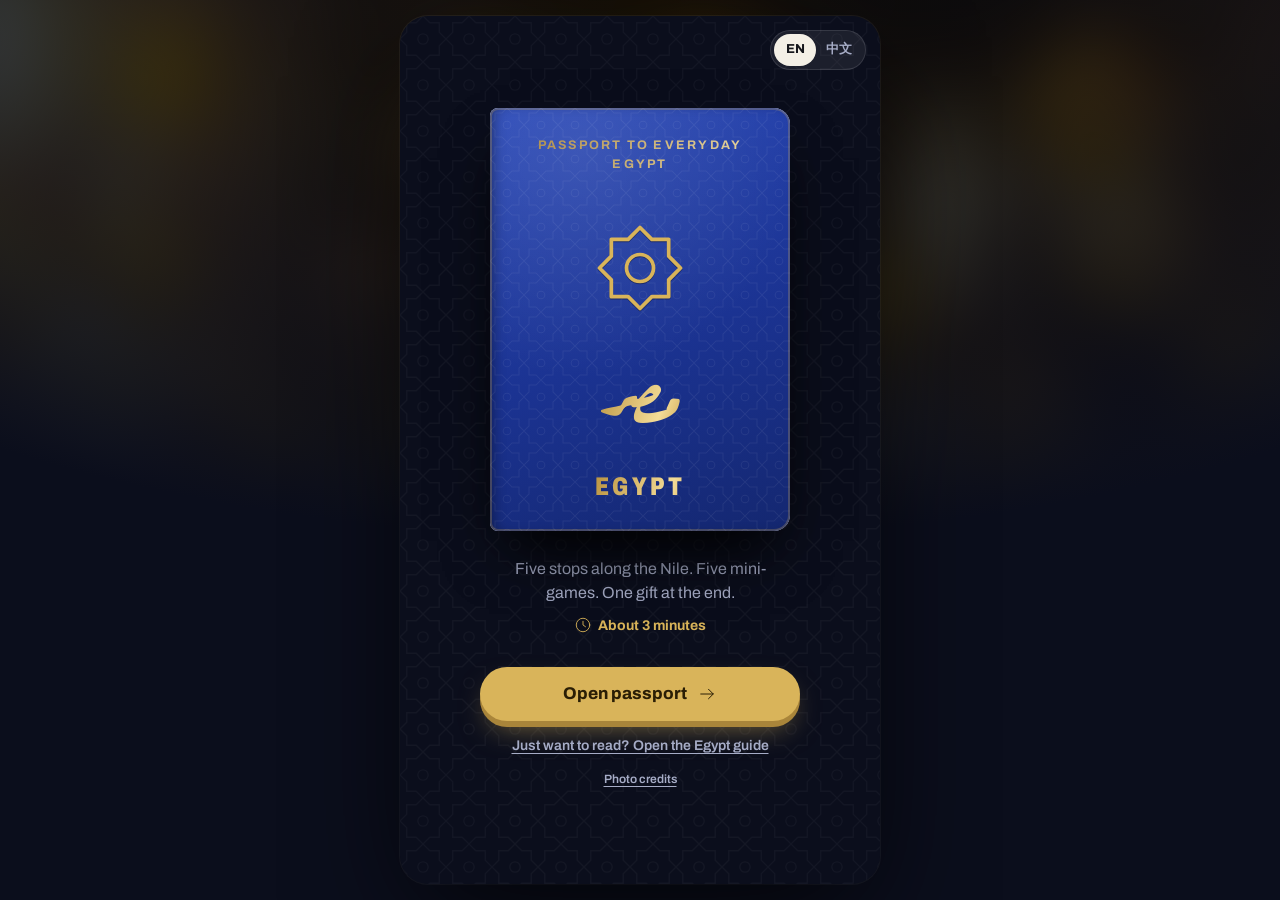
<file: index.html>
<!doctype html>
<html lang="en">
<head>
  <meta charset="utf-8">
  <meta name="viewport" content="width=device-width, initial-scale=1, viewport-fit=cover">
  <title>Egypt Passport: a game from the Egypt booth</title>
  <meta name="description" content="Travel the Nile, play five 20-second mini-games, collect five passport stamps and win a gift at the Egypt booth.">
  <meta name="theme-color" content="#0B0E1C">
  <meta property="og:title" content="Egypt Passport">
  <meta property="og:description" content="Five stops along the Nile. Five mini-games. One gift at the Egypt booth.">
  <meta property="og:image" content="https://geno543.github.io/egypt-booth/assets/img/hero-fanous.jpg">
  <link rel="icon" href="assets/favicon.svg" type="image/svg+xml">
  <link rel="preload" href="assets/fonts/archivo-latin.woff2" as="font" type="font/woff2" crossorigin>
  <link rel="stylesheet" href="assets/css/game.css">
</head>
<body>
  <div class="backdrop" aria-hidden="true"><img src="assets/img/hero-fanous.jpg" alt=""></div>

  <main class="app" id="app">
    <header class="bar" id="bar" hidden></header>
    <section class="screen" id="screen" aria-live="polite"></section>
    <div class="ovl" id="ovl" hidden></div>
  </main>

  <!-- rubber-stamp ink texture for passport stamps -->
  <svg width="0" height="0" style="position:absolute" aria-hidden="true">
    <defs>
      <filter id="inkRough" x="-10%" y="-10%" width="120%" height="120%">
        <feTurbulence type="fractalNoise" baseFrequency="0.9" numOctaves="2" seed="4" result="grain"/>
        <feDisplacementMap in="SourceGraphic" in2="grain" scale="2.4" xChannelSelector="R" yChannelSelector="G" result="rough"/>
        <feTurbulence type="fractalNoise" baseFrequency="0.05" numOctaves="3" seed="11" result="blot"/>
        <feColorMatrix in="blot" type="matrix" values="0 0 0 0 0  0 0 0 0 0  0 0 0 0 0  3.4 0 0 0 -0.5" result="mask"/>
        <feComposite in="rough" in2="mask" operator="in"/>
      </filter>
    </defs>
  </svg>

  <noscript><p style="padding:24px;color:#fff">This game needs JavaScript. You can still read the <a href="guide.html" style="color:#D9B45A">Egypt guide</a>.</p></noscript>

  <script src="assets/js/icons.js"></script>
  <script src="assets/js/content.js"></script>
  <script src="assets/js/game-content.js"></script>
  <script src="assets/js/minigames.js"></script>
  <script src="assets/js/game.js"></script>
</body>
</html>
</file>
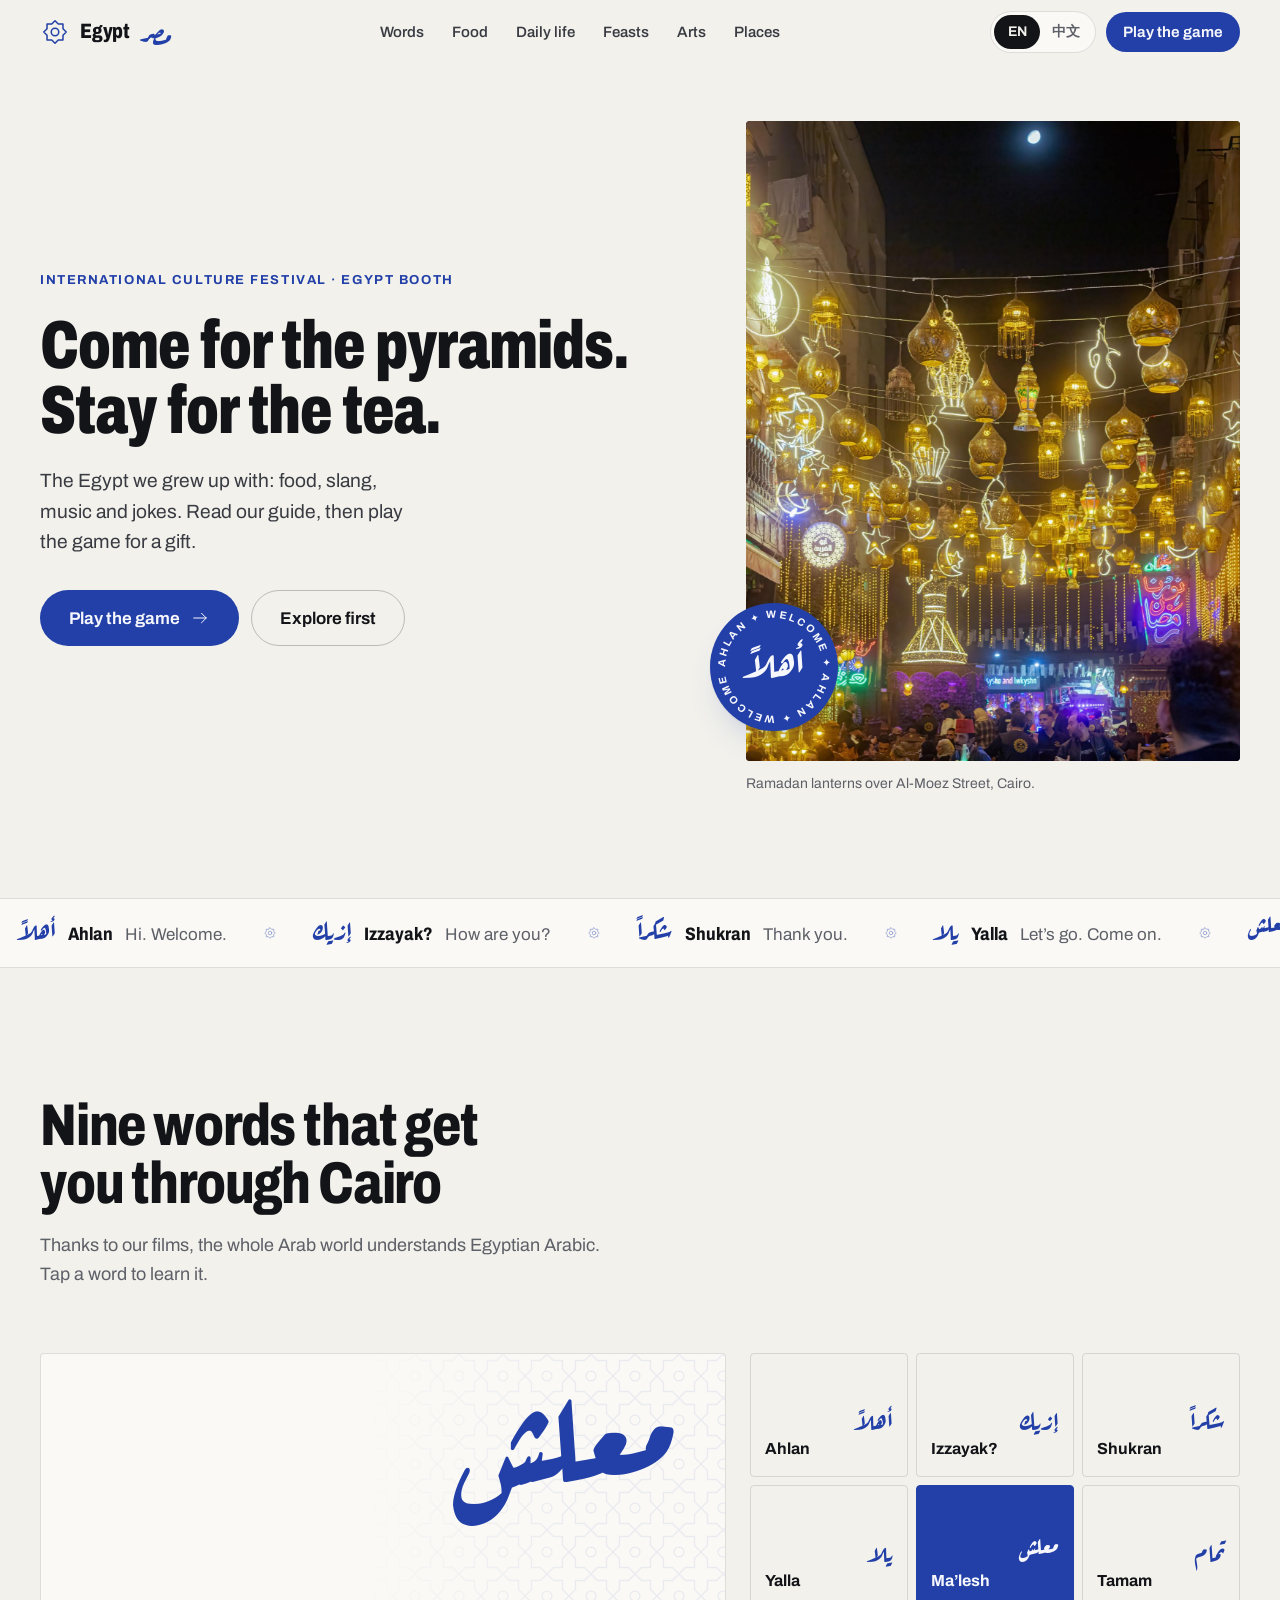
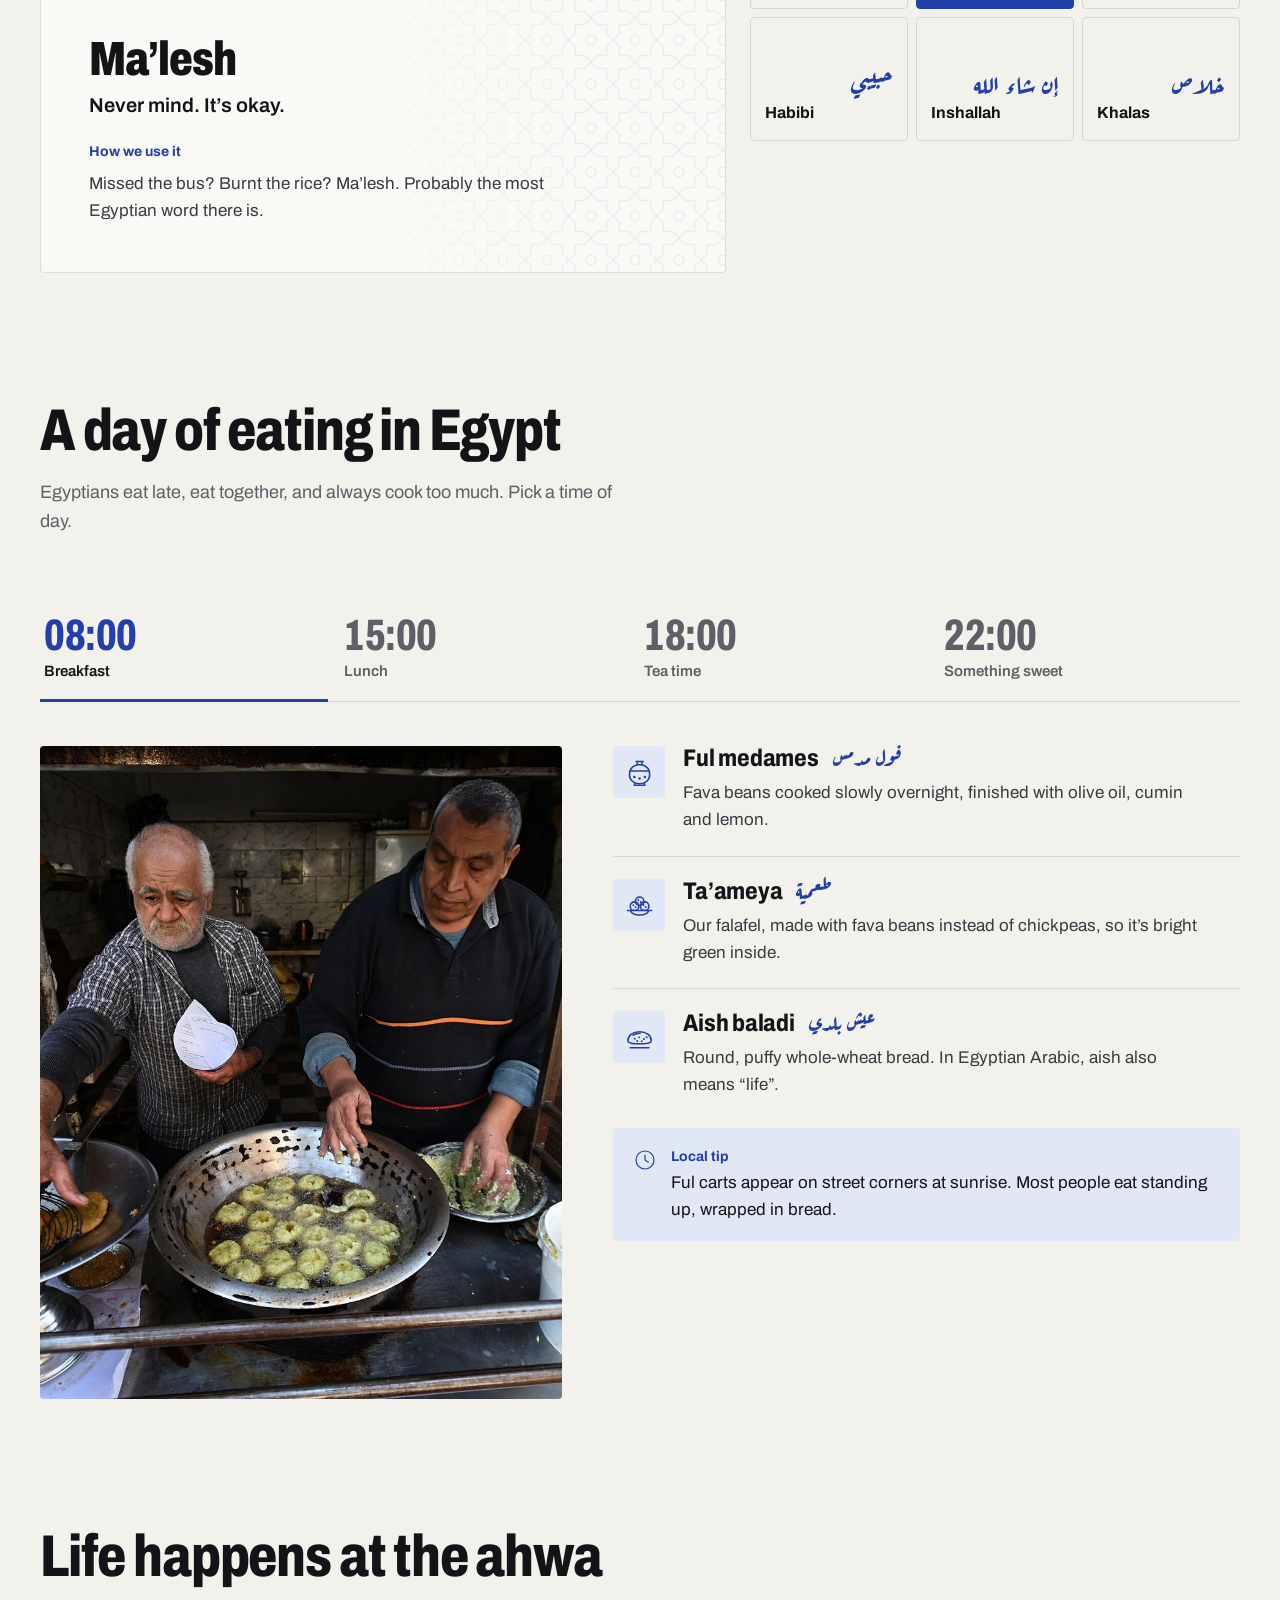
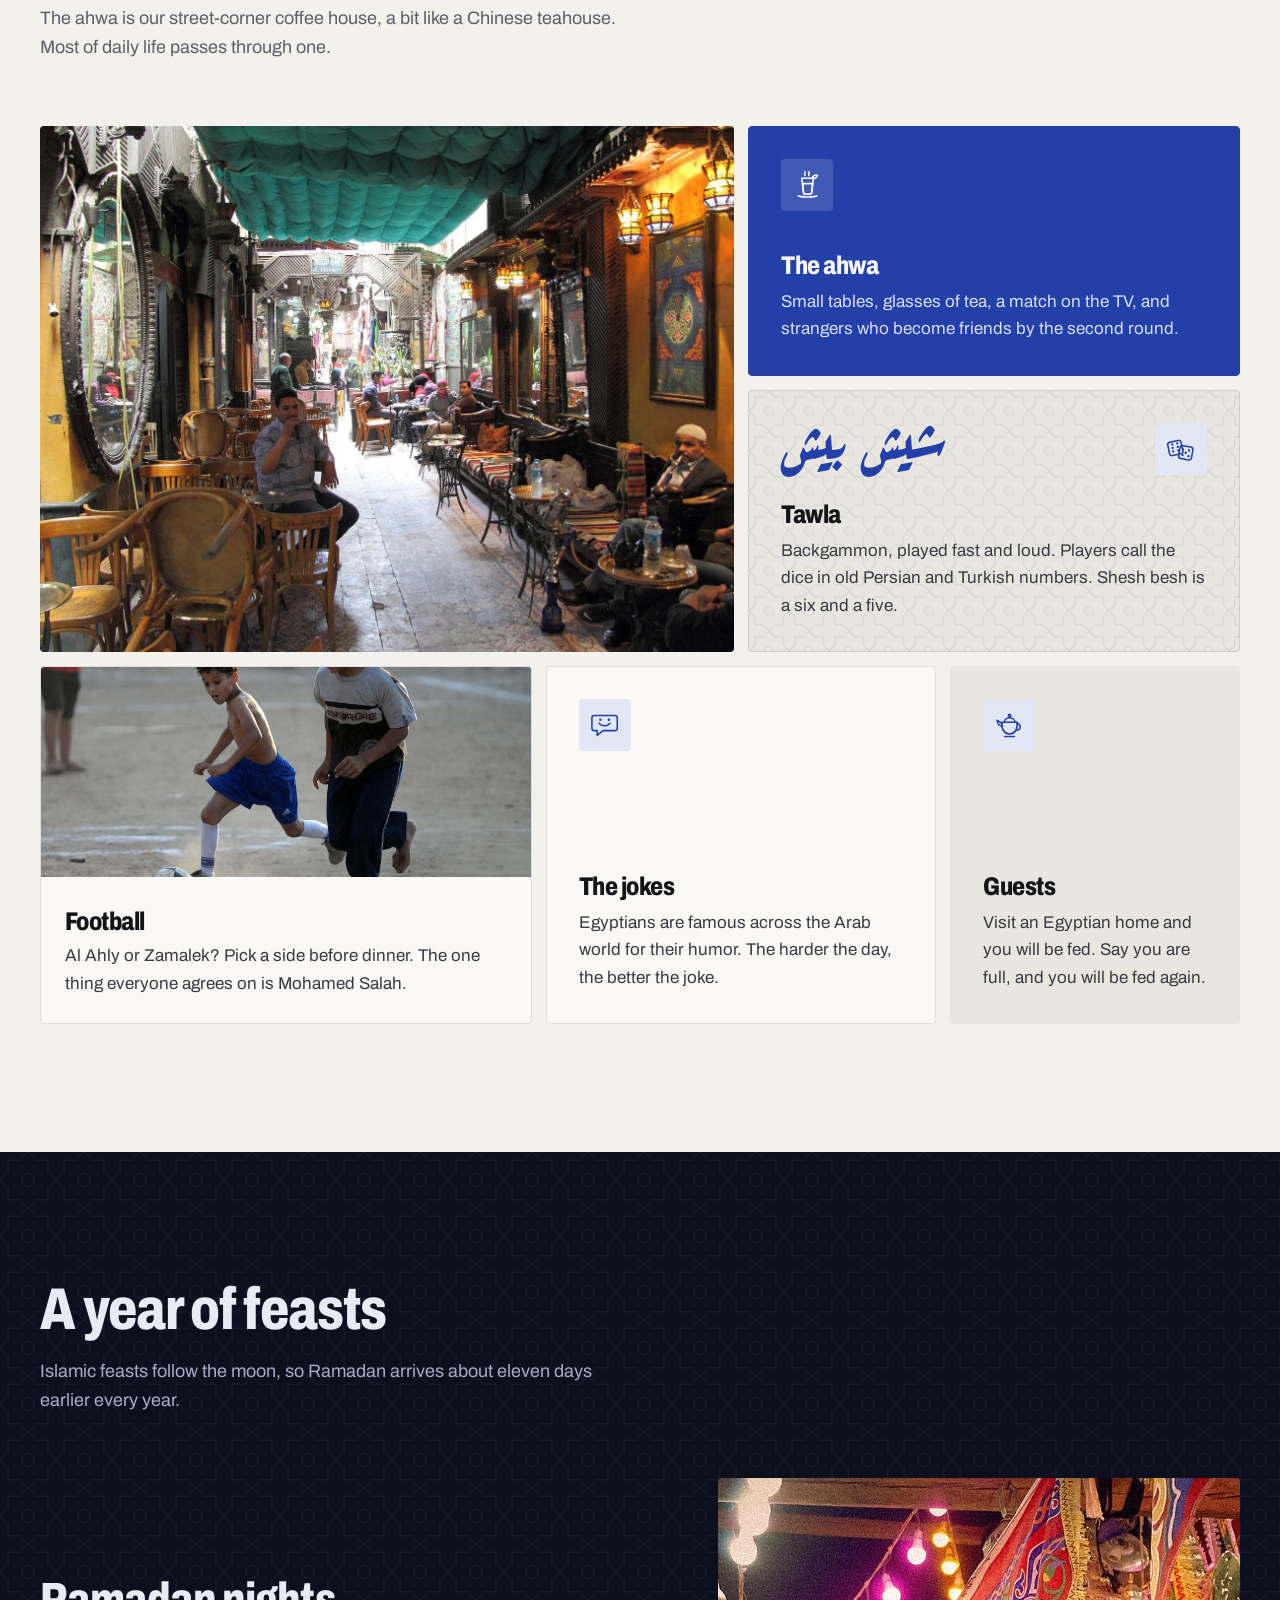
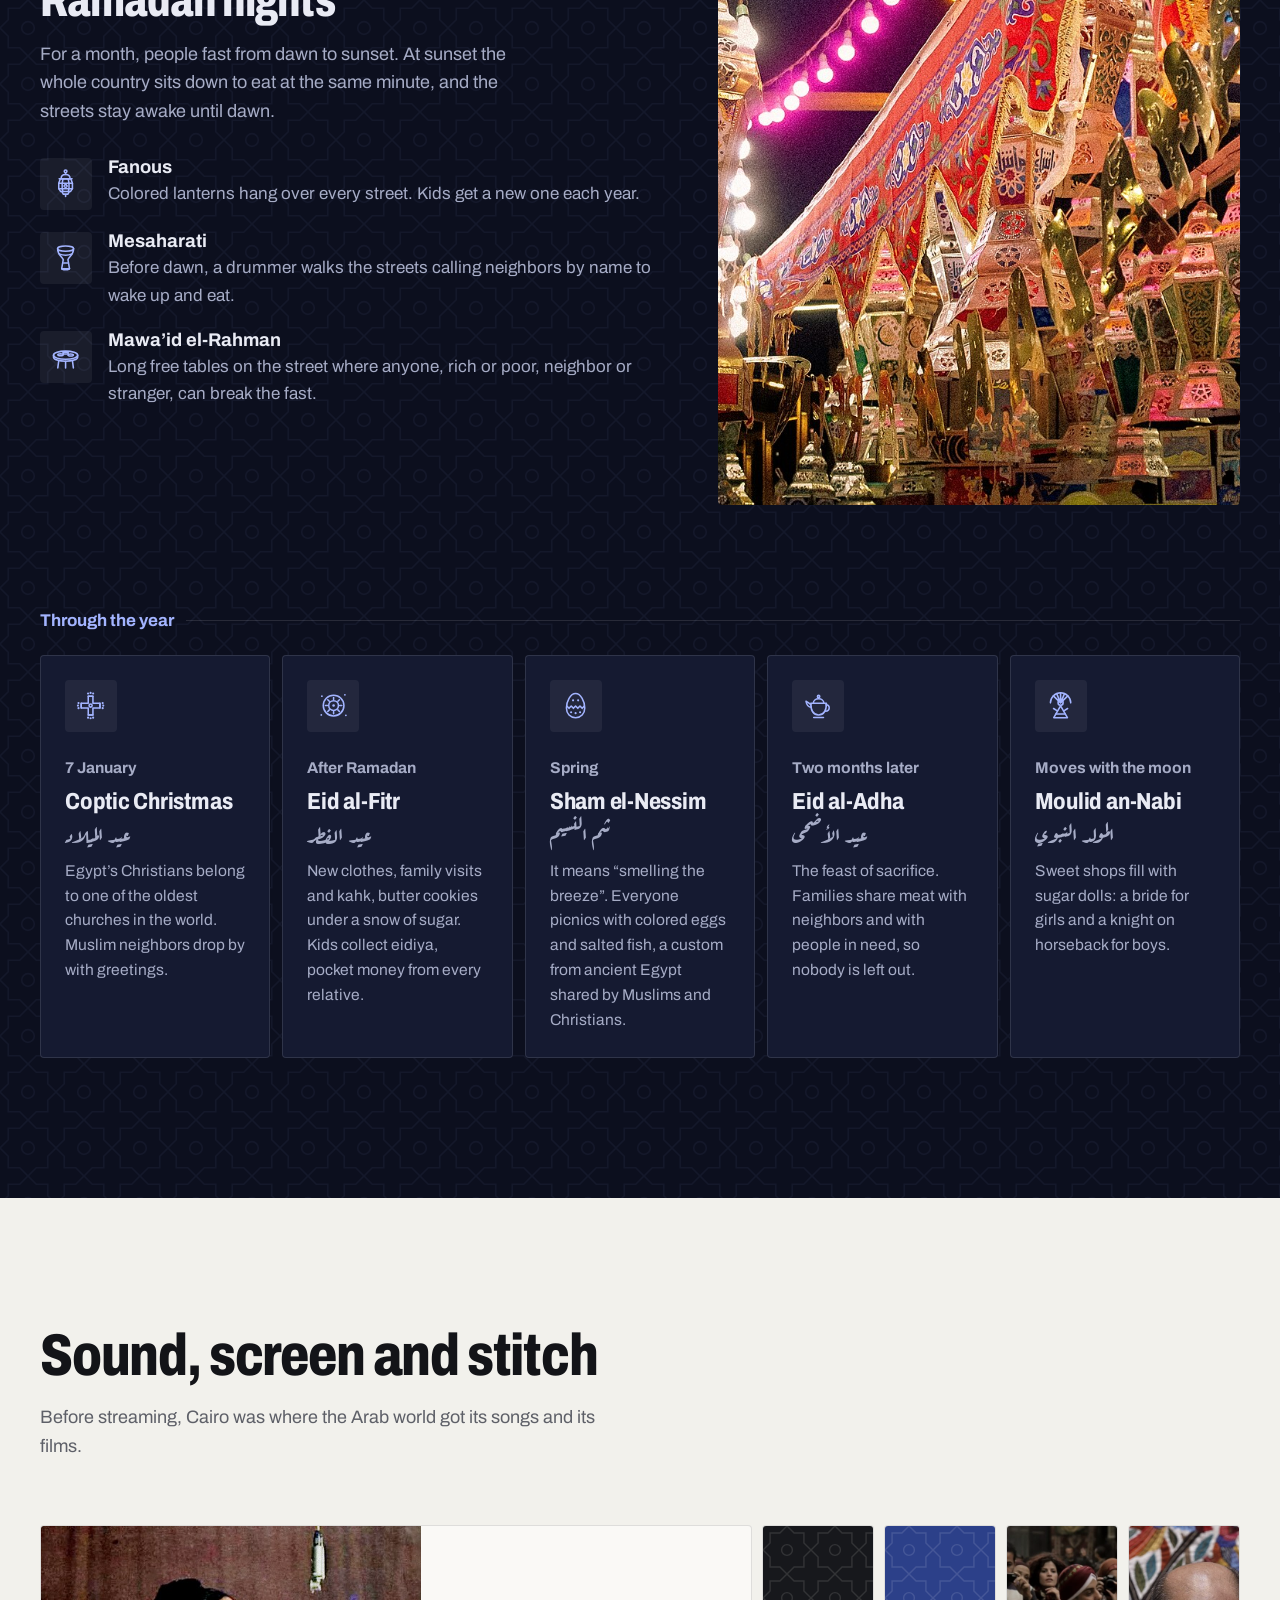
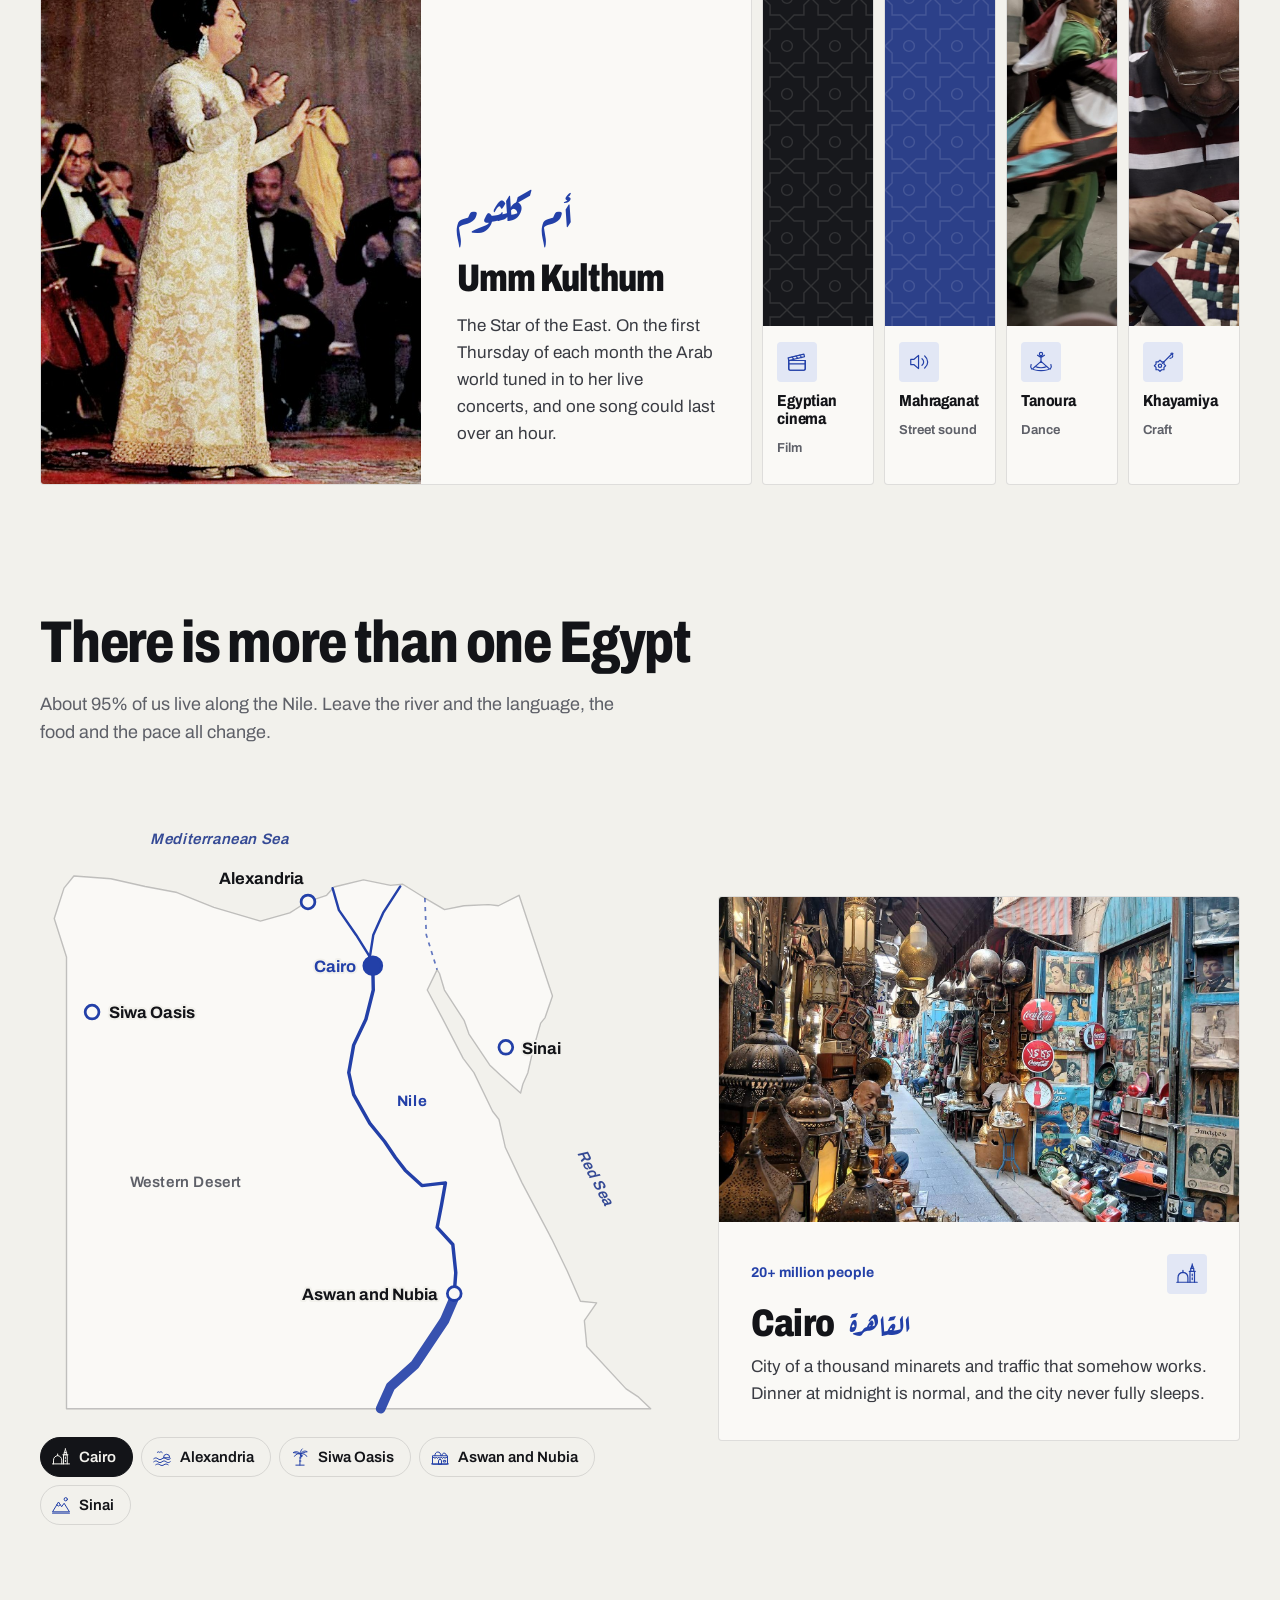
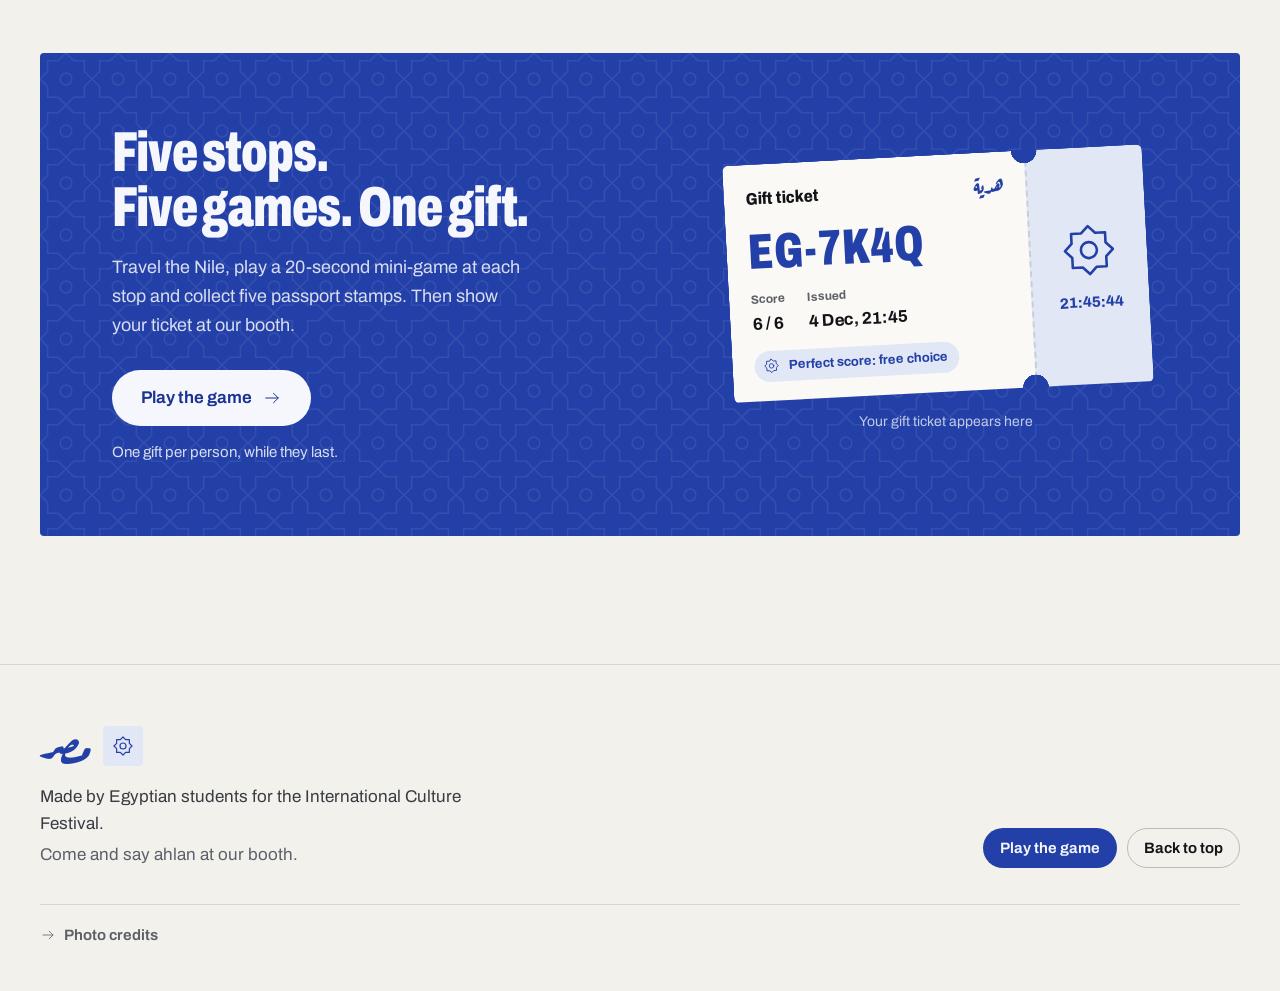
<file: guide.html>
<!doctype html>
<html lang="en">
<head>
  <meta charset="utf-8">
  <meta name="viewport" content="width=device-width, initial-scale=1, viewport-fit=cover">
  <title>Egypt, beyond the pyramids</title>
  <meta name="description" content="A five-minute guide to everyday Egypt from the Egyptian students at the festival, with a quick quiz and a gift.">
  <meta name="theme-color" content="#F2F1EC" media="(prefers-color-scheme: light)">
  <meta name="theme-color" content="#0F1013" media="(prefers-color-scheme: dark)">
  <meta property="og:title" content="Egypt, beyond the pyramids">
  <meta property="og:description" content="Food, slang, music and jokes from the Egypt we grew up with. Take the quiz and win a gift at our booth.">
  <meta property="og:image" content="https://geno543.github.io/egypt-booth/assets/img/hero-fanous.jpg">
  <link rel="icon" href="assets/favicon.svg" type="image/svg+xml">
  <link rel="preload" href="assets/fonts/archivo-latin.woff2" as="font" type="font/woff2" crossorigin>
  <link rel="stylesheet" href="assets/css/style.css">
  <script>document.documentElement.classList.add('js');</script>
</head>
<body>
  <a class="skip" href="#main" data-i18n="skip">Skip to content</a>

  <header class="top" id="top">
    <div class="wrap top__in">
      <a class="brand" href="#main" aria-label="Egypt">
        <span class="brand__mark"><svg class="icon"><use href="#i-star"></use></svg></span>
        <span class="brand__en">Egypt</span>
        <span class="brand__ar ar" lang="ar">مصر</span>
      </a>
      <nav class="nav" aria-label="Sections">
        <a href="#words" data-i18n="nav.words">Words</a>
        <a href="#food" data-i18n="nav.food">Food</a>
        <a href="#life" data-i18n="nav.life">Daily life</a>
        <a href="#feasts" data-i18n="nav.feasts">Feasts</a>
        <a href="#arts" data-i18n="nav.arts">Arts</a>
        <a href="#places" data-i18n="nav.places">Places</a>
      </nav>
      <div class="top__actions">
        <div class="lang" role="group" aria-label="Language / 语言">
          <button type="button" data-lang="en" aria-pressed="true">EN</button>
          <button type="button" data-lang="zh" aria-pressed="false">中文</button>
        </div>
        <button type="button" class="btn btn--accent btn--sm" data-open-quiz data-i18n="cta.quiz">Take the quiz</button>
      </div>
    </div>
  </header>

  <main id="main">

    <!-- HERO -->
    <section class="hero" aria-labelledby="heroTitle">
      <div class="wrap hero__grid">
        <div class="hero__copy">
          <p class="eyebrow" id="eyebrow">International Culture Festival, Egypt booth</p>
          <h1 class="hero__title" id="heroTitle" data-i18n-html="hero.title">Come for the pyramids.<br>Stay for the tea.</h1>
          <p class="hero__sub" data-i18n="hero.sub">The Egypt we grew up with: food, slang, music and jokes. Explore for five minutes, then quiz for a gift.</p>
          <div class="hero__ctas">
            <button type="button" class="btn btn--accent btn--lg" data-open-quiz>
              <span data-i18n="cta.quiz">Take the quiz</span>
              <svg class="icon"><use href="#i-arrow"></use></svg>
            </button>
            <a class="btn btn--ghost btn--lg" href="#words" data-i18n="cta.explore">Explore first</a>
          </div>
        </div>
        <figure class="hero__media">
          <div class="hero__frame">
            <img src="assets/img/hero-fanous.jpg" alt="" data-i18n-alt="hero.caption" width="1400" height="1750" fetchpriority="high" decoding="async">
          </div>
          <div class="seal" aria-hidden="true">
            <svg class="seal__ring" viewBox="0 0 128 128">
              <defs><path id="sealPath" d="M64 64m-49 0a49 49 0 1 1 98 0a49 49 0 1 1 -98 0"></path></defs>
              <text><textPath href="#sealPath" id="sealText">Ahlan • Welcome • 欢迎 • Ahlan • Welcome • 欢迎 •</textPath></text>
            </svg>
            <span class="seal__ar ar" lang="ar">أهلاً</span>
          </div>
          <figcaption data-i18n="hero.caption">Ramadan lanterns for sale in Cairo.</figcaption>
        </figure>
      </div>
    </section>

    <!-- MARQUEE: everyday words -->
    <div class="marquee" aria-hidden="true">
      <div class="marquee__track" id="marquee"></div>
    </div>

    <!-- WORDS -->
    <section class="section" id="words" aria-labelledby="wordsTitle">
      <div class="wrap">
        <div class="head" data-reveal>
          <h2 id="wordsTitle" data-i18n="words.title">Nine words that get you through Cairo</h2>
          <p data-i18n="words.intro">Thanks to our films, the whole Arab world understands Egyptian Arabic. Tap a word to learn it.</p>
        </div>
        <div class="words__grid" data-reveal style="--d:1">
          <div class="words__stage" id="wordStage" aria-live="polite"></div>
          <div class="words__list" id="wordList" role="tablist" aria-labelledby="wordsTitle"></div>
        </div>
      </div>
    </section>

    <!-- FOOD -->
    <section class="section" id="food" aria-labelledby="foodTitle" style="padding-top:0">
      <div class="wrap">
        <div class="head" data-reveal>
          <h2 id="foodTitle" data-i18n="food.title">A day of eating in Egypt</h2>
          <p data-i18n="food.intro">Egyptians eat late, eat together, and always cook too much. Pick a time of day.</p>
        </div>
        <div class="food__tabs" id="foodTabs" role="tablist" aria-labelledby="foodTitle" data-reveal style="--d:1"></div>
        <div class="food__panel" id="foodPanel" role="tabpanel" data-reveal style="--d:2"></div>
      </div>
    </section>

    <!-- DAILY LIFE -->
    <section class="section" id="life" aria-labelledby="lifeTitle" style="padding-top:0">
      <div class="wrap">
        <div class="head" data-reveal>
          <h2 id="lifeTitle" data-i18n="life.title">Life happens at the ahwa</h2>
          <p data-i18n="life.intro">The ahwa is our street-corner coffee house, a bit like a Chinese teahouse.</p>
        </div>
        <div class="bento" id="bento"></div>
      </div>
    </section>

    <!-- FEASTS (night block) -->
    <section class="section night" id="feasts" aria-labelledby="feastsTitle">
      <div class="wrap">
        <div class="head" data-reveal>
          <h2 id="feastsTitle" data-i18n="feasts.title">A year of feasts</h2>
          <p data-i18n="feasts.intro">Islamic feasts follow the moon, so Ramadan arrives about eleven days earlier every year.</p>
        </div>
        <div class="ramadan" id="ramadan"></div>
        <p class="cal__label" data-i18n="feasts.calendar" data-reveal>Through the year</p>
        <div class="cal" id="calendar"></div>
      </div>
    </section>

    <!-- ARTS -->
    <section class="section" id="arts" aria-labelledby="artsTitle">
      <div class="wrap">
        <div class="head" data-reveal>
          <h2 id="artsTitle" data-i18n="arts.title">Sound, screen and stitch</h2>
          <p data-i18n="arts.intro">Before streaming, Cairo was where the Arab world got its songs and its films.</p>
        </div>
        <div class="strips" id="strips" data-reveal style="--d:1"></div>
      </div>
    </section>

    <!-- PLACES -->
    <section class="section" id="places" aria-labelledby="placesTitle" style="padding-top:0">
      <div class="wrap">
        <div class="head" data-reveal>
          <h2 id="placesTitle" data-i18n="places.title">There is more than one Egypt</h2>
          <p data-i18n="places.intro">About 95% of us live along the Nile.</p>
        </div>
        <div class="places__grid">
          <div>
            <div class="map" id="map" data-reveal></div>
            <div class="chips" id="placeChips" role="group" aria-label="Choose a place"></div>
          </div>
          <article class="place" id="placeCard" aria-live="polite" data-reveal style="--d:1"></article>
        </div>
      </div>
    </section>

    <!-- QUIZ CTA -->
    <section class="section" id="quiz" aria-labelledby="quizCtaTitle" style="padding-top:0">
      <div class="wrap">
        <div class="cta" data-reveal>
          <div class="cta__copy">
            <h2 id="quizCtaTitle" data-i18n-html="quizcta.title">Six questions.<br>Two minutes. One gift.</h2>
            <p data-i18n="quizcta.body">Everyone who finishes gets a gift at our booth. Get all six right and you choose which one.</p>
            <button type="button" class="btn btn--paper btn--lg" data-open-quiz>
              <span data-i18n="cta.quiz">Take the quiz</span>
              <svg class="icon"><use href="#i-arrow"></use></svg>
            </button>
            <p class="cta__note" data-i18n="quizcta.note">One gift per person, while they last.</p>
          </div>
          <div class="cta__preview" aria-hidden="true">
            <div id="ticketPreview"></div>
            <p class="cta__caption" data-i18n="quizcta.preview">Your gift ticket appears here</p>
          </div>
        </div>
      </div>
    </section>
  </main>

  <footer class="foot">
    <div class="wrap">
      <div class="foot__grid">
        <div>
          <div class="foot__brand">
            <span class="ar" lang="ar">مصر</span>
            <span class="tile tile--sm"><svg class="icon"><use href="#i-star"></use></svg></span>
          </div>
          <p class="foot__made" id="footMade">Made by the Egyptian students at the International Culture Festival.</p>
          <p class="foot__say" data-i18n="footer.say">Come and say ahlan at our booth.</p>
        </div>
        <div class="foot__links">
          <button type="button" class="btn btn--accent btn--sm" data-open-quiz data-i18n="cta.quiz">Take the quiz</button>
          <a class="btn btn--ghost btn--sm" href="#top" data-i18n="footer.top">Back to top</a>
        </div>
      </div>
      <details class="credits">
        <summary><svg class="icon"><use href="#i-arrow"></use></svg><span data-i18n="footer.credits">Photo credits</span></summary>
        <ul id="credits"></ul>
      </details>
    </div>
  </footer>

  <!-- QUIZ -->
  <dialog class="quiz" id="quizDialog" aria-labelledby="quizLabel">
    <div class="quiz__bar">
      <p class="quiz__label" id="quizLabel" data-i18n="quiz.label">Egypt quiz</p>
      <ol class="steps" id="quizSteps" aria-hidden="true"></ol>
      <div class="lang" role="group" aria-label="Language / 语言">
        <button type="button" data-lang="en" aria-pressed="true">EN</button>
        <button type="button" data-lang="zh" aria-pressed="false">中文</button>
      </div>
      <button type="button" class="icon-btn" data-close-quiz aria-label="Close">
        <svg class="icon"><use href="#i-close"></use></svg>
      </button>
    </div>
    <div class="quiz__body" id="quizBody"></div>
  </dialog>

  <script src="assets/js/icons.js"></script>
  <script src="assets/js/content.js"></script>
  <script src="assets/js/app.js"></script>
</body>
</html>
</file>
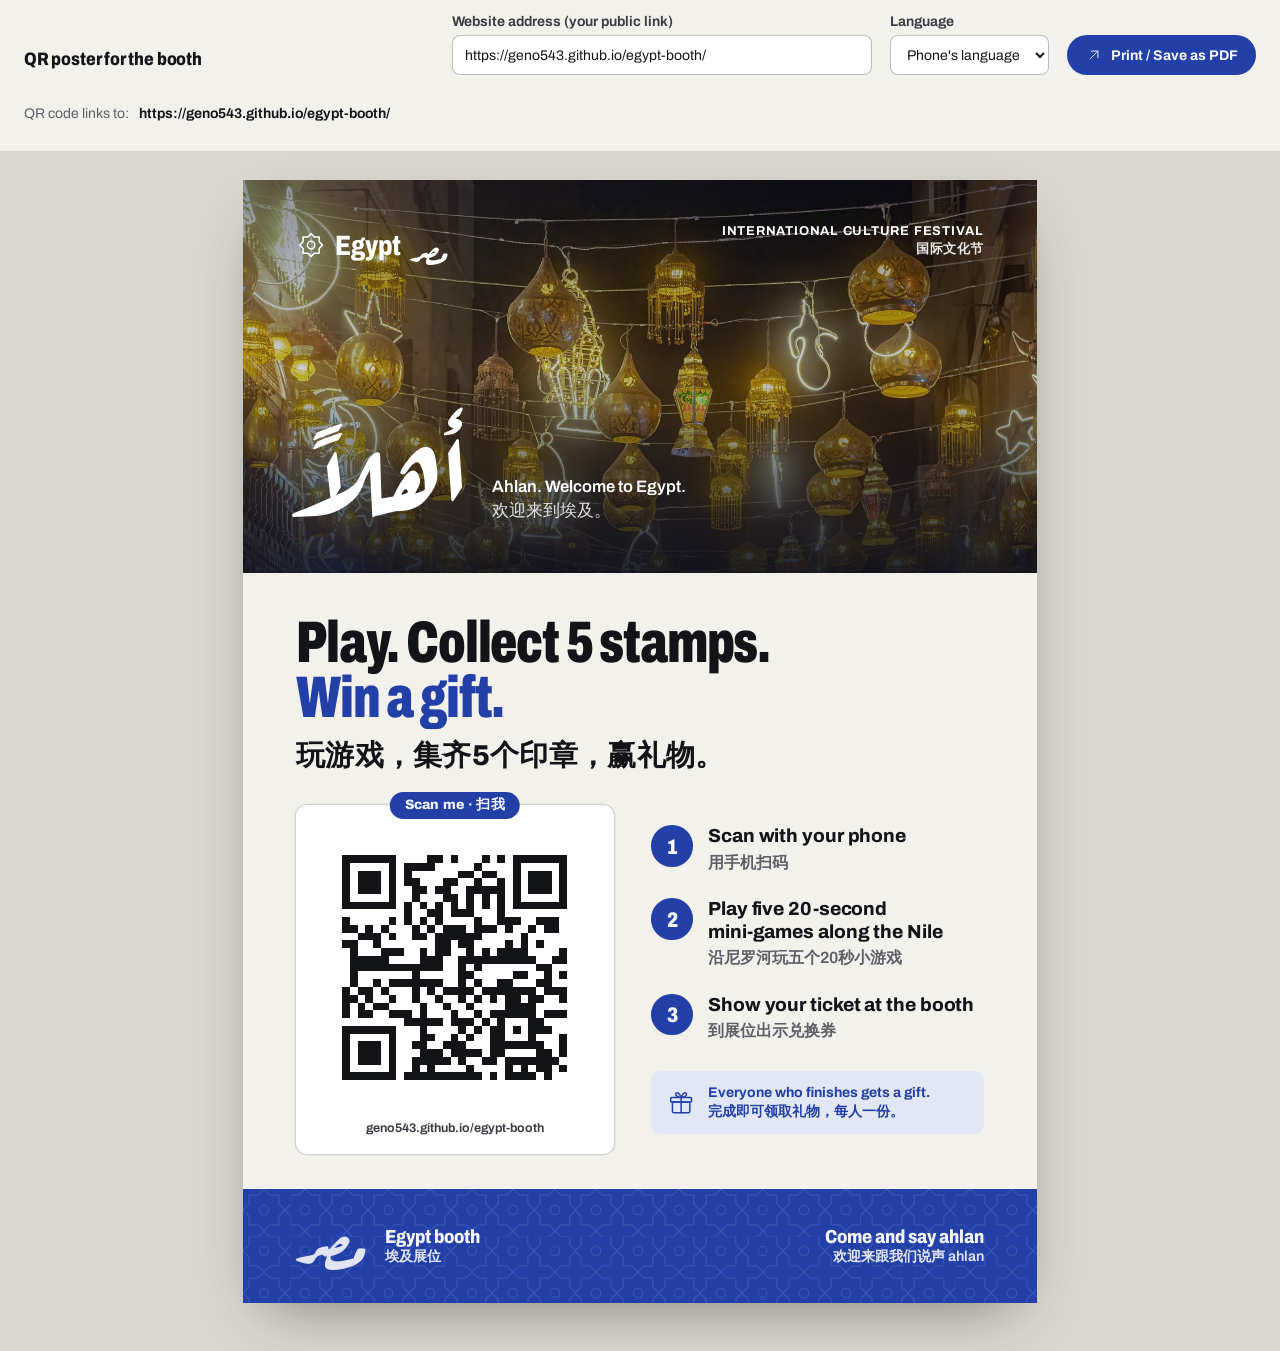
<file: poster.html>
<!doctype html>
<html lang="en">
<head>
  <meta charset="utf-8">
  <meta name="viewport" content="width=device-width, initial-scale=1">
  <title>QR poster | Egypt booth</title>
  <meta name="robots" content="noindex">
  <link rel="icon" href="assets/favicon.svg" type="image/svg+xml">
  <link rel="preload" href="assets/fonts/archivo-latin.woff2" as="font" type="font/woff2" crossorigin>
  <link rel="stylesheet" href="assets/css/poster.css">
</head>
<body>

  <!-- Screen-only controls. Hidden when printing. -->
  <form class="bar" id="bar" onsubmit="return false">
    <h1>QR poster for the booth</h1>
    <div class="field">
      <label for="url">Website address (your public link)</label>
      <input id="url" type="url" inputmode="url" autocomplete="off" spellcheck="false" placeholder="https://your-site.netlify.app">
    </div>
    <div class="field">
      <label for="lang">Language</label>
      <select id="lang">
        <option value="">Phone's language</option>
        <option value="zh">Always 中文</option>
        <option value="en">Always English</option>
      </select>
    </div>
    <button type="button" class="btn" id="print">
      <svg class="icon" aria-hidden="true"><use href="#i-arrowUp"></use></svg>
      Print / Save as PDF
    </button>
    <p class="bar__status">
      <span>QR code links to:</span> <code id="finalUrl">(type your address)</code>
      <span class="warn" id="warn" hidden></span>
    </p>
  </form>

  <main class="stage">
    <div class="fit" id="fit">
      <article class="poster" id="poster" aria-label="Egypt booth poster">

        <header class="p-photo">
          <img src="assets/img/hero-fanous.jpg" alt="Ramadan lanterns over Al-Moez Street, Cairo">
          <div class="p-top">
            <div class="p-brand">
              <svg class="icon" aria-hidden="true"><use href="#i-star"></use></svg>
              <b>Egypt</b><span class="ar" lang="ar">مصر</span>
            </div>
            <div class="p-event" id="pEvent">International Culture Festival<span>国际文化节</span></div>
          </div>
          <div class="p-welcome">
            <span class="ar" lang="ar">أهلاً</span>
            <p>Ahlan. Welcome to Egypt.<span>欢迎来到埃及。</span></p>
          </div>
        </header>

        <section class="p-body">
          <div>
            <h2 class="p-title">Play. Collect 5 stamps.<br><em>Win a gift.</em></h2>
            <p class="p-zh" lang="zh-Hans">玩游戏，集齐5个印章，赢礼物。</p>
          </div>

          <div class="p-main">
            <div class="p-card">
              <span class="p-scan">Scan me · 扫我</span>
              <div class="p-qr" id="qr"></div>
              <p class="p-url" id="pUrl"></p>
            </div>

            <div>
              <ol class="p-steps">
                <li>
                  <span class="p-num">1</span>
                  <div><b>Scan with your phone</b><span lang="zh-Hans">用手机扫码</span></div>
                </li>
                <li>
                  <span class="p-num">2</span>
                  <div><b>Play five 20-second <span style="white-space:nowrap">mini-games</span> along the Nile</b><span lang="zh-Hans">沿尼罗河玩五个20秒小游戏</span></div>
                </li>
                <li>
                  <span class="p-num">3</span>
                  <div><b>Show your ticket at the booth</b><span lang="zh-Hans">到展位出示兑换券</span></div>
                </li>
                <li>
                  <div class="p-gift" style="grid-column: 1 / -1">
                    <svg class="icon" aria-hidden="true"><use href="#i-gift"></use></svg>
                    <p>Everyone who finishes gets a gift.<span lang="zh-Hans">完成即可领取礼物，每人一份。</span></p>
                  </div>
                </li>
              </ol>
            </div>
          </div>
        </section>

        <footer class="p-foot">
          <div class="p-foot__l">
            <span class="ar" lang="ar">مصر</span>
            <div id="pBooth"><b>Egypt booth</b><span>埃及展位</span></div>
          </div>
          <div class="p-foot__r">
            <b>Come and say ahlan</b>
            <span lang="zh-Hans">欢迎来跟我们说声 ahlan</span>
          </div>
        </footer>

      </article>
    </div>
  </main>

  <script src="assets/js/icons.js"></script>
  <script src="assets/js/content.js"></script>
  <script src="assets/js/qr.js"></script>
  <script>
  (function () {
    'use strict';
    var cfg = (window.EG && window.EG.config) || {};
    var $ = function (id) { return document.getElementById(id); };
    var urlIn = $('url'), langIn = $('lang');

    /* booth and event names come from content.js, so the poster always matches the site */
    function setPair(el, pair, fallbackEn, fallbackZh) {
      var en = (pair && pair.en) || fallbackEn, zh = (pair && pair.zh) || fallbackZh;
      el.textContent = '';
      el.appendChild(document.createTextNode(en));
      var s = document.createElement('span'); s.setAttribute('lang', 'zh-Hans'); s.textContent = zh;
      el.appendChild(s);
    }
    setPair($('pEvent'), cfg.event, 'International Culture Festival', '国际文化节');
    var booth = $('pBooth');
    booth.textContent = '';
    var b = document.createElement('b'); b.textContent = (cfg.booth && cfg.booth.en) || 'Egypt booth';
    var s = document.createElement('span'); s.setAttribute('lang', 'zh-Hans'); s.textContent = (cfg.booth && cfg.booth.zh) || '埃及展位';
    booth.appendChild(b); booth.appendChild(s);

    /* restore settings: ?url=...&lang=zh, else last used, else this site's own address */
    var q = new URLSearchParams(location.search);
    var saved = {};
    try { saved = JSON.parse(localStorage.getItem('eg.poster') || '{}') || {}; } catch (e) { saved = {}; }
    var PUBLIC_URL = 'https://geno543.github.io/egypt-booth/'; /* the GitHub Pages address of the site */
    var here = /^https?:$/.test(location.protocol) ? location.origin + location.pathname.replace(/poster\.html$/, '') : '';
    if (here && isLocal(location.hostname)) here = '';
    urlIn.value = q.get('url') || saved.url || here || PUBLIC_URL;
    langIn.value = q.get('lang') != null ? q.get('lang') : (saved.lang || '');

    function isLocal(host) {
      return /^(localhost|127\.\d+\.\d+\.\d+|0\.0\.0\.0|\[::1\]|::1)$/i.test(host) || /\.local(host)?$/i.test(host) ||
        /^(10\.|192\.168\.|172\.(1[6-9]|2\d|3[01])\.)/.test(host);
    }

    function buildUrl() {
      var raw = urlIn.value.trim();
      if (!raw) return { error: 'Type your public website address to make the QR code.' };
      if (!/^https?:\/\//i.test(raw)) raw = 'https://' + raw;
      var u;
      try { u = new URL(raw); } catch (e) { return { error: 'That does not look like a web address.' }; }
      var parts = u.search.replace(/^\?/, '').split('&').filter(function (p) {
        return p && !/^quiz(=|$)/.test(p) && !/^lang=/.test(p);
      });
      if (langIn.value) parts.push('lang=' + langIn.value);
      /* always open the game at the site root, even if someone pasted poster.html or guide.html */
      var path = u.pathname.replace(/[^\/]*\.html?$/i, '') || '/';
      var out = u.protocol + '//' + u.host + path + (parts.length ? '?' + parts.join('&') : '') + u.hash;
      return { url: out, local: isLocal(u.hostname), host: u.host };
    }

    function render() {
      var r = buildUrl(), warn = $('warn');
      warn.hidden = true;
      if (r.error) {
        $('finalUrl').textContent = '(none yet)';
        $('qr').innerHTML = '';
        $('pUrl').textContent = '';
        warn.textContent = r.error; warn.hidden = false;
        return;
      }
      try {
        /* EGQR.svg builds the markup only from module coordinates and the fixed colors below */
        $('qr').innerHTML = window.EGQR.svg(r.url, { margin: 4, dark: '#131418', light: '#ffffff', label: 'QR code for ' + r.url });
      } catch (e) {
        $('qr').innerHTML = '';
        warn.textContent = e.message; warn.hidden = false;
        return;
      }
      $('finalUrl').textContent = r.url;
      $('pUrl').textContent = r.url.replace(/^https?:\/\//, '').replace(/\/$/, '');
      if (r.local) {
        warn.textContent = 'This address only works on this computer or Wi-Fi. Visitors’ phones cannot open it. Use your public link after you put the site online.';
        warn.hidden = false;
      }
      var state = { url: urlIn.value.trim(), lang: langIn.value };
      try { localStorage.setItem('eg.poster', JSON.stringify(state)); } catch (e) { /* fine */ }
      var p = new URLSearchParams();
      if (state.url) p.set('url', state.url);
      if (state.lang) p.set('lang', state.lang);
      history.replaceState(null, '', location.pathname + (p.toString() ? '?' + p : ''));
    }

    /* shrink the poster on small screens so the whole sheet is visible */
    function fit() {
      var wrap = $('fit'), poster = $('poster');
      var avail = document.documentElement.clientWidth - 32, w = poster.offsetWidth, h = poster.offsetHeight;
      var scale = Math.min(1, avail / w);
      wrap.style.transform = scale < 1 ? 'scale(' + scale + ')' : '';
      wrap.style.height = scale < 1 ? (h * scale) + 'px' : '';
    }

    urlIn.addEventListener('input', render);
    langIn.addEventListener('change', render);
    $('print').addEventListener('click', function () { window.print(); });
    window.addEventListener('resize', fit);
    render();
    fit();
  })();
  </script>
</body>
</html>
</file>
<file: assets/css/game.css>
/* =====================================================================
   Egypt Passport game
   Concept: paper props (passport, map, cards, tickets) on a night-blue
   table. Egyptian blue ink, gold foil, Ruqaa for Arabic.
   ===================================================================== */

@font-face {
  font-family: "Archivo";
  src: url("../fonts/archivo-latin.woff2") format("woff2");
  font-weight: 100 900; font-stretch: 62% 125%; font-display: swap;
  unicode-range: U+0000-00FF, U+0131, U+0152-0153, U+02BB-02BC, U+02C6, U+02DA, U+02DC, U+0304, U+0308, U+0329, U+2000-206F, U+20AC, U+2122, U+2191, U+2193, U+2212, U+2215, U+FEFF, U+FFFD;
}
@font-face {
  font-family: "Aref Ruqaa";
  src: url("../fonts/arefruqaa-400-arabic.woff2") format("woff2");
  font-weight: 400; font-display: swap;
  unicode-range: U+0600-06FF, U+0750-077F, U+08A0-08FF, U+200C-200E, U+FB50-FDFF, U+FE70-FEFC;
}
@font-face {
  font-family: "Aref Ruqaa";
  src: url("../fonts/arefruqaa-700-arabic.woff2") format("woff2");
  font-weight: 700; font-display: swap;
  unicode-range: U+0600-06FF, U+0750-077F, U+08A0-08FF, U+200C-200E, U+FB50-FDFF, U+FE70-FEFC;
}

:root {
  --table: #0B0E1C;
  --table-2: #141A33;
  --table-3: #1E2547;
  --line-dark: rgb(233 235 244 / 0.12);
  --text-dark: #E9EBF4;
  --muted-dark: #A6ACC6;

  --paper: #F4F0E6;
  --paper-2: #E8E1D0;
  --paper-line: rgb(22 23 28 / 0.12);
  --ink: #16171C;
  --ink-2: #3C3D44;
  --muted: #6A665D;

  --blue: #2340A8;
  --blue-2: #1B3392;
  --blue-soft: #DDE3F5;
  --gold: #D9B45A;
  --gold-2: #F1D58C;
  --red: #B3261E;
  --green: #1D7347;
  --amber: #F2B33D;

  --font: "Archivo", "PingFang SC", "Hiragino Sans GB", "Microsoft YaHei", "Noto Sans SC", "Noto Sans CJK SC", system-ui, -apple-system, "Segoe UI", sans-serif;
  --font-ar: "Aref Ruqaa", "Noto Naskh Arabic", "Geeza Pro", "Tahoma", serif;
  --ease: cubic-bezier(0.16, 1, 0.3, 1);
  --spring: cubic-bezier(0.34, 1.56, 0.64, 1);
  --pattern: url("data:image/svg+xml,%3Csvg xmlns='http://www.w3.org/2000/svg' width='40' height='40' viewBox='0 0 40 40'%3E%3Cpath d='M20 0L25.9 5.9H34.1V14.1L40 20L34.1 25.9V34.1H25.9L20 40L14.1 34.1H5.9V25.9L0 20L5.9 14.1V5.9H14.1Z' fill='none' stroke='%23000' stroke-width='1.2'/%3E%3Ccircle cx='20' cy='20' r='4.5' fill='none' stroke='%23000' stroke-width='1.2'/%3E%3C/svg%3E");
  color-scheme: dark;
}

*, *::before, *::after { box-sizing: border-box; }
html, body { height: 100%; }
body {
  margin: 0; overflow: hidden;
  background: var(--table); color: var(--text-dark);
  font-family: var(--font); font-size: 16px; line-height: 1.5;
  -webkit-font-smoothing: antialiased; -webkit-tap-highlight-color: transparent;
  overscroll-behavior: none; touch-action: manipulation;
}
html[lang^="zh"] body { line-height: 1.65; }
button { font: inherit; color: inherit; cursor: pointer; border: 0; background: none; padding: 0; }
input { font: inherit; }
p, h1, h2, h3, h4 { margin: 0; }
h1, h2, h3 { line-height: 1; letter-spacing: -0.015em; font-weight: 850; }
html[lang^="zh"] :is(h1, h2, h3) { letter-spacing: 0; line-height: 1.2; }
svg { display: block; }
:focus-visible { outline: 2px solid var(--gold); outline-offset: 3px; border-radius: 4px; }
.ar { font-family: var(--font-ar); font-weight: 700; direction: rtl; unicode-bidi: isolate; letter-spacing: 0; line-height: 1.25; }
.sr { position: absolute !important; width: 1px; height: 1px; overflow: hidden; clip: rect(0 0 0 0); white-space: nowrap; }

.icon { width: 24px; height: 24px; flex: none; fill: none; stroke: currentColor; stroke-width: 1.6; stroke-linecap: round; stroke-linejoin: round; }
.icon .f { fill: var(--icon-fill, rgb(35 64 168 / .18)); }
.icon .s { fill: currentColor; }

/* ---------- the table and the app frame ---------- */
.backdrop { position: fixed; inset: 0; z-index: 0; overflow: hidden; }
.backdrop img { width: 100%; height: 100%; object-fit: cover; filter: blur(28px) saturate(1.2) brightness(.45); transform: scale(1.15); }
.backdrop::after { content: ""; position: absolute; inset: 0; background: radial-gradient(120% 80% at 50% 0%, transparent, var(--table) 75%); }
.app {
  position: relative; z-index: 1;
  width: 100%; max-width: 480px; height: 100dvh; margin: 0 auto;
  display: flex; flex-direction: column; overflow: hidden;
  background: var(--table);
}
.app::before { content: ""; position: absolute; inset: 0; background: #fff; opacity: .035; -webkit-mask: var(--pattern) 0 0 / 46px 46px repeat; mask: var(--pattern) 0 0 / 46px 46px repeat; pointer-events: none; }
@media (min-width: 560px) {
  body { display: grid; place-items: center; }
  .app { height: min(100dvh - 32px, 900px); border-radius: 28px; box-shadow: 0 40px 120px -20px rgb(0 0 0 / .8), 0 0 0 1px rgb(255 255 255 / .06); }
}

/* ---------- top bar ---------- */
.bar { position: relative; z-index: 5; display: flex; align-items: center; gap: 8px; padding: max(10px, env(safe-area-inset-top)) 12px 10px; }
.bar[hidden] { display: none; }
.chip { display: inline-flex; align-items: center; gap: 8px; height: 40px; padding: 0 14px 0 8px; border-radius: 999px; background: rgb(255 255 255 / .07); border: 1px solid var(--line-dark); font-weight: 700; font-size: .9375rem; transition: background-color .2s, transform .2s var(--ease); }
.chip:hover { background: rgb(255 255 255 / .12); }
.chip:active { transform: scale(.96); }
.chip .icon { width: 26px; height: 26px; color: var(--gold); --icon-fill: rgb(217 180 90 / .2); }
.chip b { font-variant-numeric: tabular-nums; }
.chip.bump { animation: bump .6s var(--spring); }
@keyframes bump { 40% { transform: scale(1.18); } }
.bar__space { flex: 1; }
.iconbtn { width: 40px; height: 40px; display: grid; place-items: center; border-radius: 999px; background: rgb(255 255 255 / .07); border: 1px solid var(--line-dark); transition: background-color .2s; }
.iconbtn:hover { background: rgb(255 255 255 / .12); }
.iconbtn .icon { width: 20px; height: 20px; }
.lang { display: inline-flex; padding: 3px; border-radius: 999px; background: rgb(255 255 255 / .07); border: 1px solid var(--line-dark); }
.lang button { min-width: 42px; height: 32px; padding: 0 10px; border-radius: 999px; font-size: .8125rem; font-weight: 750; color: var(--muted-dark); transition: background-color .2s, color .2s; }
.lang button[aria-pressed="true"] { background: var(--paper); color: var(--ink); }

/* ---------- screens ---------- */
.screen { position: relative; flex: 1; min-height: 0; display: flex; flex-direction: column; }
.screen.enter { animation: screenIn .6s var(--ease); }
@keyframes screenIn { from { opacity: 0; transform: translateY(18px) scale(.985); } }

/* ---------- buttons ---------- */
.btn { display: inline-flex; align-items: center; justify-content: center; gap: 10px; min-height: 54px; padding: 0 26px; border-radius: 999px; font-weight: 750; font-size: 1.0625rem; white-space: nowrap; transition: transform .18s var(--ease), background-color .2s, box-shadow .2s; }
.btn:active { transform: translateY(2px) scale(.98); }
.btn .icon { width: 20px; height: 20px; }
.btn--blue { background: var(--blue); color: #F6F7FC; box-shadow: 0 6px 0 var(--blue-2), 0 14px 30px -10px rgb(35 64 168 / .8); }
.btn--blue:active { box-shadow: 0 2px 0 var(--blue-2); }
.btn--gold { background: var(--gold); color: #2A1E05; box-shadow: 0 6px 0 #A9853A, 0 14px 30px -10px rgb(217 180 90 / .6); }
.btn--gold:active { box-shadow: 0 2px 0 #A9853A; }
.btn--ghost { color: var(--text-dark); background: rgb(255 255 255 / .06); border: 1px solid var(--line-dark); }
.btn--paper { background: var(--paper); color: var(--ink); box-shadow: 0 6px 0 #BDB49E; }
.btn--wide { width: 100%; }
.btn[disabled] { opacity: .45; pointer-events: none; }
.link { display: inline-flex; align-items: center; gap: 6px; color: var(--muted-dark); font-size: .875rem; font-weight: 600; text-decoration: underline; text-underline-offset: 3px; }

/* ---------- cover: the passport ---------- */
.cover { flex: 1; display: flex; flex-direction: column; align-items: center; justify-content: center; gap: 26px; padding: 24px 20px max(28px, env(safe-area-inset-bottom)); }
.cover__top { position: absolute; top: max(14px, env(safe-area-inset-top)); left: 14px; right: 14px; display: flex; justify-content: flex-end; z-index: 3; }
.book { position: relative; width: min(78vw, 300px); aspect-ratio: 0.71; perspective: 1600px; }
.book__inner, .book__cover { position: absolute; inset: 0; border-radius: 8px 16px 16px 8px; }
.book__inner { background: var(--paper); color: var(--ink); box-shadow: 0 30px 60px -20px rgb(0 0 0 / .7); overflow: hidden; }
.book__cover {
  transform-origin: left center; transform-style: preserve-3d;
  transition: transform 1.1s var(--ease);
  z-index: 2;
}
.book__face, .book__back { position: absolute; inset: 0; border-radius: inherit; backface-visibility: hidden; -webkit-backface-visibility: hidden; }
.book__face {
  display: flex; flex-direction: column; align-items: center; justify-content: space-between; padding: 28px 22px 24px; text-align: center;
  background:
    radial-gradient(120% 90% at 30% 10%, rgb(255 255 255 / .1), transparent 60%),
    linear-gradient(160deg, #2A49B8, #1B3392 55%, #142770);
  color: var(--gold);
  box-shadow: inset 0 0 0 2px rgb(217 180 90 / .25), inset 8px 0 14px -6px rgb(0 0 0 / .45), 0 30px 60px -20px rgb(0 0 0 / .8);
}
.book__face::before { content: ""; position: absolute; inset: 0; border-radius: inherit; background: #fff; opacity: .06; -webkit-mask: var(--pattern) 0 0 / 34px 34px repeat; mask: var(--pattern) 0 0 / 34px 34px repeat; }
.book__back { transform: rotateY(180deg); background: var(--paper-2); box-shadow: inset -8px 0 14px -6px rgb(0 0 0 / .25); }
.book.is-open .book__cover { transform: rotateY(-178deg); }
.foil { position: relative; background: linear-gradient(110deg, #B8913E 0%, #F4DC97 35%, #C9A24D 50%, #F7E3A6 65%, #B8913E 100%); background-size: 250% 100%; -webkit-background-clip: text; background-clip: text; color: transparent; animation: sheen 5s linear infinite; }
@keyframes sheen { to { background-position: -250% 0; } }
.book__ar { position: relative; font-size: 4rem; line-height: 1; }
.book__emblem { position: relative; width: 108px; height: 108px; color: var(--gold); filter: drop-shadow(0 1px 0 rgb(0 0 0 / .35)); }
.book__emblem .icon { width: 108px; height: 108px; stroke-width: 1.1; --icon-fill: rgb(217 180 90 / .14); }
.book__en { position: relative; font-weight: 850; font-stretch: 75%; font-size: 1.6rem; letter-spacing: .14em; text-transform: uppercase; }
.book__kicker { position: relative; font-size: .78rem; font-weight: 700; letter-spacing: .18em; text-transform: uppercase; opacity: .9; }
html[lang^="zh"] .book__kicker { letter-spacing: .08em; font-size: .9rem; }
.cover__text { text-align: center; max-width: 30ch; }
.cover__text p { color: var(--muted-dark); }
.cover__time { display: inline-flex; align-items: center; gap: 6px; margin-top: 10px; font-size: .875rem; font-weight: 700; color: var(--gold); }
.cover__time .icon { width: 18px; height: 18px; }
.cover__actions { display: flex; flex-direction: column; align-items: center; gap: 14px; width: 100%; max-width: 320px; }
@media (prefers-reduced-motion: no-preference) {
  .book:not(.is-open) { animation: float 5s ease-in-out infinite; }
}
@keyframes float { 50% { transform: translateY(-8px) rotate(-.6deg); } }

/* passport data page (inside) */
.idp { position: absolute; inset: 0; display: flex; flex-direction: column; padding: 18px 18px 16px; gap: 12px; }
.guilloche { background-color: var(--paper); background-image:
  repeating-radial-gradient(circle at 0 100%, transparent 0 9px, rgb(35 64 168 / .07) 9px 10px),
  repeating-radial-gradient(circle at 100% 0, transparent 0 13px, rgb(179 38 30 / .05) 13px 14px); }
.idp__head { display: flex; align-items: center; justify-content: space-between; font-size: .7rem; font-weight: 800; letter-spacing: .14em; text-transform: uppercase; color: var(--blue); }
.idp__head .ar { font-size: 1.2rem; letter-spacing: 0; }
.idp__row { display: grid; grid-template-columns: 72px 1fr; gap: 12px; align-items: start; }
.idp__photo { width: 72px; height: 88px; border-radius: 6px; background: var(--paper-2); display: grid; place-items: center; color: var(--blue); border: 1px solid var(--paper-line); }
.idp__photo .icon { width: 46px; height: 46px; --icon-fill: rgb(35 64 168 / .15); }
.idp dl { margin: 0; display: grid; gap: 6px; }
.idp dt { font-size: .62rem; font-weight: 800; letter-spacing: .1em; text-transform: uppercase; color: var(--muted); }
html[lang^="zh"] .idp dt { letter-spacing: .04em; font-size: .7rem; }
.idp dd { margin: 0; font-weight: 700; font-size: .9rem; line-height: 1.2; }
.idp label { display: grid; gap: 4px; font-size: .7rem; font-weight: 800; color: var(--muted); letter-spacing: .04em; }
.idp input { width: 100%; height: 42px; padding: 0 12px; border-radius: 8px; border: 1.5px solid var(--paper-line); background: #fff; color: var(--ink); font-weight: 700; font-size: 1rem; }
.idp input:focus { outline: none; border-color: var(--blue); box-shadow: 0 0 0 3px rgb(35 64 168 / .18); }
.idp input::placeholder { color: #8C887F; font-weight: 500; }
.mrz { margin: auto 0 0; font-family: ui-monospace, "Cascadia Mono", "Consolas", monospace; font-size: .56rem; line-height: 1.4; letter-spacing: 0; color: var(--ink-2); white-space: pre; overflow: hidden; opacity: .8; }
.idp .btn { min-height: 48px; font-size: 1rem; }

/* ---------- the map (board) ---------- */
.mapwrap { position: relative; flex: 1; min-height: 0; overflow-y: auto; overflow-x: hidden; scrollbar-width: none; padding: 0 14px; }
.mapwrap::-webkit-scrollbar { display: none; }
.board { position: relative; margin: 4px auto 200px; width: 100%; max-width: 440px; border-radius: 18px; background: var(--paper); color: var(--ink); box-shadow: 0 24px 60px -20px rgb(0 0 0 / .7); overflow: hidden; }
.board__head { padding: 18px 18px 0; }
.board__head h1 { font-size: 1.55rem; font-stretch: 80%; }
.board__head p { margin-top: 4px; color: var(--muted); font-size: .9rem; }
.board svg { width: 100%; height: auto; }
.b-sea { fill: #CFE0EE; }
.b-sea-label { font-family: var(--font); font-size: 15px; font-style: italic; font-weight: 600; fill: #4D6B8A; letter-spacing: .04em; }
.b-green { fill: none; stroke: #CFE3BE; stroke-width: 58; stroke-linecap: round; }
.b-river { fill: none; stroke: #3F6FD1; stroke-width: 14; stroke-linecap: round; }
.b-river-hi { fill: none; stroke: #9FC0F5; stroke-width: 3; stroke-linecap: round; stroke-dasharray: 2 18; opacity: .9; }
.b-nile-label { font-family: var(--font); font-size: 14px; font-weight: 800; fill: #2E57B5; letter-spacing: .2em; }
.b-deco { fill: none; stroke: #B5A887; stroke-width: 1.4; stroke-linecap: round; stroke-linejoin: round; }
.b-deco-fill { fill: #DCCFAE; }
.b-route { fill: none; stroke: var(--ink); stroke-width: 2; stroke-dasharray: 2 7; stroke-linecap: round; opacity: .35; }
@media (prefers-reduced-motion: no-preference) { .b-river-hi { animation: flow 2.2s linear infinite; } }
@keyframes flow { to { stroke-dashoffset: -40; } }

.stop { cursor: pointer; outline: none; }
.stop__halo { fill: var(--blue); opacity: 0; }
.stop__disc { fill: var(--paper); stroke: var(--ink); stroke-width: 2.5; transition: fill .3s; }
.stop__icon { color: var(--ink); }
.stop__num { font-family: var(--font); font-size: 13px; font-weight: 850; fill: var(--paper); }
.stop__numbg { fill: var(--ink); }
.stop__label { font-family: var(--font); font-size: 15px; font-weight: 850; fill: var(--ink); }
.stop__sub { font-family: var(--font); font-size: 12px; font-weight: 600; fill: var(--muted); }
.stop.is-locked .stop__disc { fill: var(--paper-2); stroke: #A9A291; }
.stop.is-locked .stop__icon { color: #A9A291; }
.stop.is-locked .stop__label { fill: #8C8678; }
.stop.is-next .stop__disc { fill: #fff; stroke: var(--blue); stroke-width: 3.5; }
.stop.is-next .stop__icon { color: var(--blue); }
.stop.is-next .stop__numbg { fill: var(--blue); }
.stop.is-done .stop__disc { fill: var(--blue); stroke: var(--blue-2); }
.stop.is-done .stop__icon { color: #fff; --icon-fill: rgb(255 255 255 / .2); }
.stop:focus-visible .stop__disc { stroke: var(--gold); stroke-width: 4; }
@media (prefers-reduced-motion: no-preference) { .stop.is-next .stop__halo { animation: halo 2s var(--ease) infinite; transform-box: fill-box; transform-origin: center; } }
@keyframes halo { 0% { opacity: .35; transform: scale(.9); } 100% { opacity: 0; transform: scale(1.8); } }
.stop__stars polygon { fill: var(--gold); stroke: #8C6A1F; stroke-width: .8; }
.stop__stars polygon.off { fill: #D9D1BD; stroke: #B5AD99; }

.token { transition: transform 1.6s cubic-bezier(.45, 0, .2, 1); }
.token__bg { fill: var(--gold); stroke: #8C6A1F; stroke-width: 2; }
.token .icon { color: #2A1E05; --icon-fill: rgb(255 255 255 / .55); }

/* bottom sheet on the map */
.sheet {
  position: absolute; left: 10px; right: 10px; bottom: max(10px, env(safe-area-inset-bottom)); z-index: 4;
  padding: 16px 16px 16px; border-radius: 22px; background: var(--paper); color: var(--ink);
  box-shadow: 0 -10px 40px -10px rgb(0 0 0 / .6);
  animation: sheetIn .6s var(--ease);
}
@keyframes sheetIn { from { transform: translateY(110%); } }
.sheet__row { display: flex; align-items: center; gap: 14px; }
.sheet__tile { width: 58px; height: 58px; flex: none; display: grid; place-items: center; border-radius: 16px; background: var(--blue); color: #fff; box-shadow: 0 4px 0 var(--blue-2); }
.sheet__tile .icon { width: 36px; height: 36px; --icon-fill: rgb(255 255 255 / .22); }
.sheet__k { font-size: .78rem; font-weight: 800; color: var(--blue); letter-spacing: .02em; }
.sheet h2 { font-size: 1.35rem; font-stretch: 82%; margin-top: 2px; }
.sheet__place { display: flex; align-items: baseline; gap: 8px; color: var(--muted); font-size: .9rem; font-weight: 600; margin-top: 2px; }
.sheet__place .ar { font-size: 1rem; color: var(--blue); }
.sheet .btn { margin-top: 14px; }
.sheet__msg { margin-top: 10px; font-size: .875rem; color: var(--muted); }

/* ---------- overlays & cards ---------- */
.ovl { position: absolute; inset: 0; z-index: 20; display: flex; align-items: flex-end; justify-content: center; padding: 14px 12px max(14px, env(safe-area-inset-bottom)); background: rgb(6 8 18 / .62); backdrop-filter: blur(4px); -webkit-backdrop-filter: blur(4px); animation: fadeIn .3s ease; }
.ovl--center { align-items: center; }
.ovl[hidden] { display: none; }
@keyframes fadeIn { from { opacity: 0; } }
.card { position: relative; width: 100%; max-width: 440px; max-height: 100%; overflow-y: auto; border-radius: 24px; background: var(--paper); color: var(--ink); padding: 22px 20px 20px; box-shadow: 0 30px 80px -20px rgb(0 0 0 / .8); animation: cardIn .55s var(--spring); }
@keyframes cardIn { from { opacity: 0; transform: translateY(40px) scale(.96); } }
.card__k { display: flex; align-items: center; gap: 8px; font-size: .8rem; font-weight: 800; color: var(--blue); }
.card h2 { margin-top: 8px; font-size: 1.75rem; font-stretch: 78%; }
.card p { color: var(--ink-2); }
.card .btn { margin-top: 18px; }
.how { display: grid; grid-template-columns: auto 1fr; gap: 16px; align-items: center; margin-top: 14px; }
.how__tile { width: 74px; height: 74px; border-radius: 20px; display: grid; place-items: center; background: var(--blue-soft); color: var(--blue); }
.how__tile .icon { width: 46px; height: 46px; }

/* countdown */
.count { position: absolute; inset: 0; z-index: 25; display: grid; place-items: center; pointer-events: none; }
.count span { font-size: 7rem; font-weight: 900; font-stretch: 70%; color: var(--gold); text-shadow: 0 6px 0 rgb(0 0 0 / .35); animation: countPop .7s var(--spring) both; }
html[lang^="zh"] .count span { font-size: 5rem; }
@keyframes countPop { from { opacity: 0; transform: scale(2.2); } 60% { opacity: 1; } to { opacity: 0; transform: scale(.85); } }

/* result */
.stars { display: flex; justify-content: center; gap: 10px; margin: 8px 0 6px; }
.stars svg { width: 56px; height: 56px; }
.stars polygon { fill: #DDD5C2; stroke: #B9B09B; stroke-width: 1.5; transition: fill .2s; }
.stars .on polygon { fill: var(--gold); stroke: #8C6A1F; }
.stars .on { animation: starIn .6s var(--spring) both; }
.stars .on:nth-child(2) { animation-delay: .25s; }
.stars .on:nth-child(3) { animation-delay: .5s; }
@keyframes starIn { from { transform: scale(0) rotate(-90deg); } }
.result h2 { text-align: center; }
.fact { margin-top: 16px; padding: 14px 16px; border-radius: 16px; background: var(--blue-soft); }
.fact b { display: block; font-size: .8rem; color: var(--blue); margin-bottom: 4px; }
.fact p { color: var(--ink); font-size: .95rem; }

/* stamp slam */
.slam { position: absolute; inset: 0; z-index: 30; display: grid; place-items: center; background: rgb(6 8 18 / .55); }
.slam__page { position: relative; width: min(84%, 340px); aspect-ratio: 1; border-radius: 18px; display: grid; place-items: center; box-shadow: 0 30px 80px -20px rgb(0 0 0 / .8); }
.slam__stamp { width: 74%; animation: slam .55s cubic-bezier(.5, 0, .75, 0) both; }
@keyframes slam { 0% { opacity: 0; transform: scale(2.6) rotate(var(--r, -8deg)); } 70% { opacity: 1; transform: scale(.94) rotate(var(--r, -8deg)); } 100% { opacity: 1; transform: scale(1) rotate(var(--r, -8deg)); } }
.shake { animation: shake .4s ease .5s; }
@keyframes shake { 20% { transform: translate(-6px, 3px); } 40% { transform: translate(5px, -4px); } 60% { transform: translate(-3px, 2px); } 80% { transform: translate(2px, -1px); } }

/* passport viewer */
.pp { padding: 18px 16px 16px; border-radius: 22px; }
.pp__head { display: flex; align-items: baseline; justify-content: space-between; gap: 10px; }
.pp__head h2 { font-size: 1.5rem; font-stretch: 80%; }
.pp__head span { font-size: .85rem; font-weight: 700; color: var(--blue); }
.pp__grid { display: grid; grid-template-columns: repeat(2, 1fr); gap: 10px; margin-top: 14px; }
.slot { position: relative; aspect-ratio: 1; display: grid; place-items: center; border-radius: 14px; border: 1.5px dashed rgb(22 23 28 / .2); }
.slot:last-child:nth-child(odd) { grid-column: 1 / -1; aspect-ratio: 2 / 1; }
.slot__empty { display: grid; justify-items: center; gap: 4px; text-align: center; color: #9C9686; font-size: .8rem; font-weight: 700; }
.slot__empty .icon { width: 30px; height: 30px; }
.slot.has { border-color: transparent; }
.slot .stamp { width: 92%; max-height: 100%; }

/* ---------- game screen ---------- */
.gbar { display: flex; align-items: center; gap: 10px; padding: max(10px, env(safe-area-inset-top)) 12px 8px; }
.gbar__title { flex: 1; min-width: 0; }
.gbar__title b { display: block; font-size: 1.05rem; font-weight: 850; font-stretch: 85%; white-space: nowrap; overflow: hidden; text-overflow: ellipsis; }
.gbar__title span { font-size: .78rem; color: var(--muted-dark); font-weight: 600; }
.pill { display: inline-flex; align-items: center; gap: 6px; height: 36px; padding: 0 12px; border-radius: 999px; background: rgb(255 255 255 / .08); border: 1px solid var(--line-dark); font-weight: 800; font-variant-numeric: tabular-nums; font-size: .95rem; }
.pill .icon { width: 18px; height: 18px; color: var(--gold); }
.pill.warn { background: rgb(179 38 30 / .3); border-color: rgb(255 120 110 / .4); }
.timebar { height: 6px; margin: 0 12px; border-radius: 999px; background: rgb(255 255 255 / .08); overflow: hidden; }
.timebar i { display: block; height: 100%; width: 100%; background: linear-gradient(90deg, var(--gold), var(--amber)); transform-origin: left; }
.stage { position: relative; flex: 1; min-height: 0; display: flex; flex-direction: column; padding: 12px 14px max(14px, env(safe-area-inset-bottom)); }
.hint { text-align: center; font-size: .9rem; color: var(--muted-dark); font-weight: 600; }
.toast { position: absolute; left: 50%; top: 10px; z-index: 6; translate: -50% 0; padding: 8px 14px; border-radius: 999px; background: var(--paper); color: var(--ink); font-weight: 800; font-size: .9rem; white-space: nowrap; box-shadow: 0 10px 30px -8px rgb(0 0 0 / .6); animation: toast 1.4s var(--ease) both; pointer-events: none; }
.toast.bad { background: #FFE1DD; color: var(--red); }
.toast.good { background: #DDF2E5; color: var(--green); }
@keyframes toast { 0% { opacity: 0; transform: translateY(-10px); } 15%, 75% { opacity: 1; transform: none; } 100% { opacity: 0; transform: translateY(-6px); } }
.wobble { animation: wobble .4s ease; }
@keyframes wobble { 25% { transform: translateX(-6px) rotate(-2deg); } 50% { transform: translateX(5px) rotate(2deg); } 75% { transform: translateX(-3px); } }
.pop { animation: popIn .45s var(--spring); }
@keyframes popIn { 0% { transform: scale(.7); } 100% { transform: scale(1); } }

/* ----- words (match pairs) ----- */
.w-grid { flex: 1; display: grid; grid-template-columns: 1fr 1fr; gap: 10px; align-content: center; }
.w-col { display: grid; gap: 10px; }
.w-tile { position: relative; min-height: 70px; padding: 8px 10px; border-radius: 16px; background: var(--paper); color: var(--ink); box-shadow: 0 5px 0 #BDB49E; display: grid; place-items: center; text-align: center; transition: transform .15s var(--ease), box-shadow .15s, background-color .25s, opacity .3s; }
.w-tile:active { transform: translateY(3px); box-shadow: 0 2px 0 #BDB49E; }
.w-tile .ar { font-size: 1.55rem; color: var(--blue); line-height: 1.1; }
.w-tile small { display: block; font-weight: 800; font-size: .8rem; color: var(--ink-2); }
.w-tile.mean { font-weight: 750; font-size: .95rem; line-height: 1.25; }
.w-tile.sel { background: var(--gold-2); box-shadow: 0 5px 0 #B48E3C; transform: translateY(-2px); }
.w-tile.ok { background: var(--green); color: #fff; box-shadow: 0 5px 0 #0F4A2C; pointer-events: none; animation: popIn .45s var(--spring); }
.w-tile.ok .ar, .w-tile.ok small { color: #fff; }
.w-tile.done { opacity: .35; transform: scale(.94); }
.w-tile.bad { background: #FFD9D4; box-shadow: 0 5px 0 #C9928A; animation: wobble .4s ease; }

/* ----- koshari ----- */
.k-top { display: flex; align-items: flex-start; gap: 10px; }
.k-cook { width: 54px; height: 54px; flex: none; border-radius: 50%; background: var(--paper); color: var(--red); display: grid; place-items: center; box-shadow: 0 4px 0 #BDB49E; }
.k-cook .icon { width: 34px; height: 34px; --icon-fill: rgb(179 38 30 / .18); }
.bubble { position: relative; flex: 1; padding: 10px 14px; border-radius: 4px 18px 18px 18px; background: var(--paper); color: var(--ink); box-shadow: 0 4px 0 #BDB49E; }
.bubble small { display: block; font-size: .72rem; font-weight: 800; color: var(--muted); }
.bubble__call { display: flex; align-items: baseline; gap: 10px; }
.bubble__call .ar { font-size: 2rem; color: var(--red); line-height: 1.1; }
.bubble__call b { font-size: 1.5rem; font-weight: 900; font-stretch: 80%; }
.bubble.pop { animation: popIn .4s var(--spring); }
.k-bowl { flex: 1; min-height: 0; display: grid; place-items: center; }
.k-bowl svg { width: min(100%, 280px); height: auto; max-height: 100%; overflow: visible; }
.k-layer { animation: dropIn .55s var(--spring) both; transform-box: fill-box; }
@keyframes dropIn { from { transform: translateY(-60px); opacity: 0; } }
.k-btns { display: grid; grid-template-columns: repeat(4, 1fr); gap: 8px; }
.k-btn { display: grid; justify-items: center; gap: 4px; padding: 8px 2px 6px; border-radius: 16px; background: var(--paper); color: var(--ink); box-shadow: 0 5px 0 #BDB49E; transition: transform .15s var(--ease), box-shadow .15s, opacity .3s; }
.k-btn:active { transform: translateY(3px); box-shadow: 0 2px 0 #BDB49E; }
.k-btn svg { width: 44px; height: 44px; }
.k-btn b { font-size: .72rem; font-weight: 800; line-height: 1.1; text-align: center; }
.k-btn small { font-size: .66rem; font-weight: 700; color: var(--muted); }
.k-btn.used { opacity: .3; pointer-events: none; }
.k-btn.bad { background: #FFD9D4; animation: wobble .4s ease; }

/* ----- tawla (dice) ----- */
.d-cheat { display: grid; grid-template-columns: repeat(6, 1fr); gap: 4px; padding: 8px; border-radius: 16px; background: rgb(255 255 255 / .06); border: 1px solid var(--line-dark); }
.d-cheat div { display: grid; justify-items: center; gap: 2px; }
.d-cheat b { font-size: 1.05rem; color: var(--gold); font-weight: 900; }
.d-cheat span { font-size: .72rem; font-weight: 750; }
.d-board { position: relative; flex: 1; min-height: 210px; margin: 12px 0; border-radius: 22px; display: grid; place-items: center;
  background: radial-gradient(circle at 50% 40%, #2E7A54, #155238 70%); box-shadow: inset 0 0 0 10px #6B3F1E, inset 0 0 0 13px #4A2A12, inset 0 10px 30px rgb(0 0 0 / .4); overflow: hidden; }
.d-board::before { content: ""; position: absolute; inset: 13px; background:
  repeating-linear-gradient(90deg, transparent 0 calc(100% / 12 - 1px), rgb(0 0 0 / 0) 0); }
.d-board__tri { position: absolute; inset: 13px; display: grid; grid-template-columns: repeat(12, 1fr); pointer-events: none; opacity: .5; }
.d-board__tri i { clip-path: polygon(50% 38%, 0 0, 100% 0); background: #E8D9B6; }
.d-board__tri i:nth-child(even) { background: #8C2E22; }
.dice { position: relative; display: flex; gap: 34px; perspective: 700px; }
.die { --s: 76px; position: relative; width: var(--s); height: var(--s); transform-style: preserve-3d; transition: transform 1.25s cubic-bezier(.2, .9, .25, 1); }
.die__f { position: absolute; inset: 0; border-radius: 14px; background: linear-gradient(145deg, #FFFDF6, #E8E1D0); box-shadow: inset 0 0 0 1px rgb(0 0 0 / .08), inset -4px -6px 10px rgb(0 0 0 / .08); display: grid; grid-template-columns: repeat(3, 1fr); grid-template-rows: repeat(3, 1fr); padding: 12px; }
.die__f i { width: 14px; height: 14px; border-radius: 50%; background: #16171C; place-self: center; box-shadow: inset 0 2px 2px rgb(255 255 255 / .2); }
.die__f.red i { background: var(--red); }
.f1 { transform: translateZ(calc(var(--s) / 2)); }
.f6 { transform: rotateY(180deg) translateZ(calc(var(--s) / 2)); }
.f3 { transform: rotateY(90deg) translateZ(calc(var(--s) / 2)); }
.f4 { transform: rotateY(-90deg) translateZ(calc(var(--s) / 2)); }
.f5 { transform: rotateX(90deg) translateZ(calc(var(--s) / 2)); }
.f2 { transform: rotateX(-90deg) translateZ(calc(var(--s) / 2)); }
.die-shadow { position: absolute; left: 50%; bottom: -26px; width: 70px; height: 14px; translate: -50% 0; border-radius: 50%; background: rgb(0 0 0 / .35); filter: blur(4px); }
.d-opts { display: grid; gap: 8px; }
.d-opt { min-height: 54px; padding: 0 16px; border-radius: 16px; background: var(--paper); color: var(--ink); box-shadow: 0 5px 0 #BDB49E; font-weight: 850; font-size: 1.15rem; display: flex; align-items: center; justify-content: space-between; gap: 10px; transition: transform .15s var(--ease), box-shadow .15s, background-color .25s; }
.d-opt .ar { font-size: 1.2rem; color: var(--blue); }
.d-opt:active { transform: translateY(3px); box-shadow: 0 2px 0 #BDB49E; }
.d-opt.ok { background: var(--green); color: #fff; box-shadow: 0 5px 0 #0F4A2C; }
.d-opt.ok .ar { color: #fff; }
.d-opt.bad { background: #FFD9D4; animation: wobble .4s ease; }
.d-opt[disabled] { pointer-events: none; }
.d-msg { min-height: 1.5em; margin-top: 8px; text-align: center; font-weight: 700; font-size: .9rem; color: var(--muted-dark); }

/* ----- lanterns ----- */
.l-scene { position: relative; flex: 1; min-height: 0; margin: 4px -14px 0; overflow: hidden;
  background: radial-gradient(100% 70% at 50% 0%, #1C2450 0%, #0A0D1A 70%); }
.l-scene.glow { background: radial-gradient(100% 80% at 50% 10%, #5A3A12 0%, #2A1A0A 45%, #0A0D1A 85%); transition: background 1s; }
.l-stars { position: absolute; inset: 0; }
.l-strings { position: absolute; inset: 0; width: 100%; height: 100%; pointer-events: none; }
.l-strings path { fill: none; stroke: rgb(233 235 244 / .25); stroke-width: 1.5; }
.lan { position: absolute; width: 22%; aspect-ratio: .62; translate: -50% 0; display: grid; transition: filter .3s; }
.lan svg { width: 100%; height: 100%; overflow: visible; }
.lan .glass { fill: #2A2F45; transition: fill .3s; }
.lan .metal { fill: none; stroke: #8E8670; stroke-width: 2.5; stroke-linejoin: round; }
.lan .halo { fill: url(#lanGlow); opacity: 0; transition: opacity .4s; }
.lan.flick .glass { fill: #FFE8A6; }
.lan.flick .halo { opacity: .7; }
.lan.flick { animation: flick .25s steps(2) infinite; filter: drop-shadow(0 0 12px #FFD27A); }
@keyframes flick { 50% { filter: drop-shadow(0 0 4px #FFD27A) brightness(.8); } }
.lan.lit .glass { fill: var(--c, #F2B33D); }
.lan.lit .metal { stroke: #E2C27A; }
.lan.lit .halo { opacity: 1; }
.lan.lit { filter: drop-shadow(0 0 18px var(--c, #F2B33D)); animation: swing 3s ease-in-out infinite; transform-origin: 50% -30%; }
@keyframes swing { 50% { transform: rotate(3deg); } }
.lan.missed { animation: wobble .4s ease; }

/* ----- felucca ----- */
.f-canvas { position: relative; flex: 1; min-height: 0; margin: 4px -14px 0; overflow: hidden; touch-action: none; }
.f-canvas canvas { position: absolute; inset: 0; width: 100%; height: 100%; }

/* ---------- finale ---------- */
.fin { position: relative; flex: 1; min-height: 0; overflow-y: auto; padding: 8px 14px max(18px, env(safe-area-inset-bottom)); text-align: center; scrollbar-width: none; }
.fin::-webkit-scrollbar { display: none; }
.fin canvas.confetti { position: fixed; inset: 0; width: 100%; height: 100%; pointer-events: none; z-index: 40; }
.tanoura { position: relative; width: 200px; height: 200px; margin: 6px auto 4px; }
.tanoura__skirt { position: absolute; inset: 0; border-radius: 50%; background: conic-gradient(#B3261E 0 12.5%, #F2B33D 0 25%, #1D7347 0 37.5%, #2340A8 0 50%, #B3261E 0 62.5%, #F2B33D 0 75%, #1D7347 0 87.5%, #2340A8 0); box-shadow: 0 0 0 6px var(--gold), 0 20px 50px -10px rgb(0 0 0 / .7); }
.tanoura__skirt.s2 { inset: 30px; background: conic-gradient(#F4F0E6 0 10%, #2340A8 0 20%, #F4F0E6 0 30%, #B3261E 0 40%, #F4F0E6 0 50%, #1D7347 0 60%, #F4F0E6 0 70%, #F2B33D 0 80%, #F4F0E6 0 90%, #2340A8 0); box-shadow: 0 0 0 4px var(--gold); }
.tanoura__skirt.s3 { inset: 62px; background: conic-gradient(var(--gold) 0 25%, #B3261E 0 50%, var(--gold) 0 75%, #2340A8 0); box-shadow: none; }
.tanoura__head { position: absolute; inset: 82px; border-radius: 50%; background: #F4F0E6; box-shadow: 0 0 0 4px #16171C; display: grid; place-items: center; }
.tanoura__head .ar { font-size: 1.1rem; color: var(--blue); }
@media (prefers-reduced-motion: no-preference) {
  .tanoura__skirt { animation: spin 1.6s linear infinite; }
  .tanoura__skirt.s2 { animation: spin 1.1s linear infinite reverse; }
  .tanoura__skirt.s3 { animation: spin .8s linear infinite; }
}
@keyframes spin { to { transform: rotate(360deg); } }
.fin h1 { margin-top: 10px; font-size: 3rem; font-stretch: 70%; color: var(--gold); }
.fin__sub { margin: 8px auto 0; max-width: 32ch; color: var(--muted-dark); }
.fin__stars { display: inline-flex; align-items: center; gap: 8px; margin-top: 12px; padding: 6px 14px; border-radius: 999px; background: rgb(255 255 255 / .07); font-weight: 800; }
.fin__stars svg { width: 20px; height: 20px; }
.fin__stars polygon { fill: var(--gold); }
.fin__ticket { margin-top: 18px; text-align: left; }
.fin__links { display: flex; flex-direction: column; align-items: center; gap: 12px; margin-top: 18px; }

/* ticket (same design as the guide's) */
.ticket { --stub: 112px; --notch: 13px; position: relative; display: grid; grid-template-columns: 1fr var(--stub); background: var(--paper); color: var(--ink); border-radius: 8px;
  -webkit-mask: radial-gradient(circle var(--notch) at calc(100% - var(--stub)) 0, #0000 98%, #000) top / 100% 51% no-repeat, radial-gradient(circle var(--notch) at calc(100% - var(--stub)) 100%, #0000 98%, #000) bottom / 100% 51% no-repeat;
  mask: radial-gradient(circle var(--notch) at calc(100% - var(--stub)) 0, #0000 98%, #000) top / 100% 51% no-repeat, radial-gradient(circle var(--notch) at calc(100% - var(--stub)) 100%, #0000 98%, #000) bottom / 100% 51% no-repeat; }
.ticket__main { padding: 18px 18px 16px; display: grid; gap: 10px; }
.ticket__top { display: flex; align-items: center; justify-content: space-between; gap: 10px; }
.ticket__title { font-weight: 850; font-stretch: 85%; }
.ticket__top .ar { font-size: 1.3rem; color: var(--blue); }
.ticket__code { font-size: 2.6rem; font-weight: 900; font-stretch: 68%; letter-spacing: .02em; line-height: 1; color: var(--blue); font-variant-numeric: tabular-nums; }
.ticket__meta { display: flex; flex-wrap: wrap; gap: 6px 18px; margin: 0; }
.ticket__meta dt { font-size: .7rem; font-weight: 800; color: var(--muted); }
.ticket__meta dd { margin: 0; font-weight: 800; font-variant-numeric: tabular-nums; }
.ticket__perfect { display: inline-flex; align-items: center; gap: 6px; justify-self: start; padding: 4px 12px 4px 8px; border-radius: 999px; background: var(--blue-soft); color: var(--blue); font-size: .78rem; font-weight: 800; }
.ticket__perfect .icon { width: 16px; height: 16px; }
.ticket__stub { display: grid; place-items: center; align-content: center; gap: 8px; padding: 14px 8px; border-left: 2px dashed var(--paper-line); background: var(--blue-soft); }
.ticket__seal { width: 60px; height: 60px; color: var(--blue); }
.ticket__seal .icon { width: 60px; height: 60px; stroke-width: 1.3; }
.ticket__clock { font-weight: 800; font-variant-numeric: tabular-nums; color: var(--blue); font-size: .9rem; }
.ticket[data-live] .ticket__seal { animation: spin 6s linear infinite; }
.ticket__stamp { position: absolute; left: 50%; top: 50%; translate: -50% -50%; rotate: -12deg; padding: 8px 18px; border: 3px solid var(--green); border-radius: 6px; color: var(--green); font-size: 1.8rem; font-weight: 900; font-stretch: 75%; letter-spacing: .06em; text-transform: uppercase; background: rgb(244 240 230 / .85); opacity: 0; scale: 1.6; pointer-events: none; }
.ticket.is-redeemed .ticket__stamp { opacity: 1; scale: 1; transition: opacity .3s, scale .45s var(--spring); }
.ticket.is-redeemed .ticket__main, .ticket.is-redeemed .ticket__stub { opacity: .55; }
.ticket__live { display: flex; gap: 8px; margin-top: 10px; font-size: .85rem; color: var(--muted-dark); text-align: left; }
.ticket__live .icon { width: 18px; height: 18px; color: var(--gold); flex: none; margin-top: 2px; }
.hold { position: relative; overflow: hidden; width: 100%; min-height: 54px; margin-top: 12px; padding: 0 18px; border: 1.5px dashed rgb(233 235 244 / .3); border-radius: 999px; font-weight: 750; color: var(--muted-dark); user-select: none; -webkit-user-select: none; touch-action: none; -webkit-touch-callout: none; }
.hold__fill { position: absolute; inset: 0; background: var(--green); transform: scaleX(0); transform-origin: left; }
.hold span:last-child { position: relative; }
.hold.is-holding { color: #fff; border-color: var(--green); }
.hold.is-holding .hold__fill { transform: scaleX(1); transition: transform var(--hold, 1200ms) linear; }
.redeemed { display: flex; gap: 10px; align-items: center; justify-content: center; margin-top: 12px; padding: 12px 16px; border-radius: 16px; background: rgb(29 115 71 / .25); color: #9BE3BA; font-weight: 800; }
.redeemed .icon { width: 20px; height: 20px; stroke-width: 2.2; }

@media (prefers-reduced-motion: reduce) {
  *, *::before, *::after { animation-duration: .001ms !important; animation-iteration-count: 1 !important; transition-duration: .001ms !important; }
  .ticket[data-live] .ticket__seal { animation-duration: 6s !important; animation-iteration-count: infinite !important; }
  .hold.is-holding .hold__fill { transition: transform var(--hold, 1200ms) linear !important; }
  .die { transition-duration: .3s !important; }
}

/* real photo of the place behind each mini-game */
.scenebg { position: absolute; inset: 0; z-index: 0; background-size: cover; background-position: center; opacity: .5; }
.scenebg::after { content: ""; position: absolute; inset: 0; background: linear-gradient(180deg, rgb(11 14 28 / .55) 0%, rgb(11 14 28 / .78) 35%, rgb(11 14 28 / .92) 100%); }
.is-play > :not(.scenebg) { position: relative; z-index: 1; }
.is-play .count { position: absolute; z-index: 25; }
.is-play > .toast { position: absolute; z-index: 6; }

/* ---------- learning layer ---------- */
.lesson { padding-top: 0; overflow-x: hidden; }
.lesson__photo { height: 150px; margin: 0 -20px 16px; background-size: cover; background-position: center; border-radius: 24px 24px 0 0; }
.lesson .card__k { flex-wrap: wrap; }
.lesson .card__k .ar { font-size: 1rem; }
.lesson .card__k .icon { width: 18px; height: 18px; }
.lesson__text { margin-top: 8px; font-size: 1.02rem; line-height: 1.55; color: var(--ink) !important; }
.lesson .how { padding: 12px; border-radius: 16px; background: var(--paper-2); margin-top: 14px; }
.lesson .how__tile { width: 58px; height: 58px; border-radius: 16px; }
.lesson .how__tile .icon { width: 36px; height: 36px; }
.lesson .how p { font-size: .92rem; }

.learned { margin-top: 14px; padding: 12px 14px; border-radius: 16px; background: #fff; border: 1px solid var(--paper-line); }
.learned__k { display: block; font-size: .8rem; color: var(--green); margin-bottom: 6px; }
.learned ul { margin: 0; padding: 0; list-style: none; display: grid; gap: 6px; }
.learned li { display: grid; grid-template-columns: 74px 1fr; gap: 10px; align-items: center; font-size: .85rem; line-height: 1.3; color: var(--ink-2); }
.learned li .ar { font-size: 1.05rem; color: var(--blue); text-align: right; }
.learned li b { display: block; color: var(--ink); font-weight: 850; }
.result .fact { margin-top: 12px; }

.w-study { flex: 1; display: grid; gap: 8px; align-content: center; }
.w-card { display: grid; grid-template-columns: 84px 1fr; gap: 12px; align-items: center; padding: 10px 14px; border-radius: 16px; background: var(--paper); color: var(--ink); box-shadow: 0 4px 0 #BDB49E; animation: cardIn .5s var(--spring) both; }
.w-card .ar { font-size: 1.6rem; color: var(--blue); text-align: center; }
.w-card b { display: block; font-size: 1.05rem; font-weight: 900; }
.w-card span { display: block; font-weight: 700; font-size: .92rem; }
.w-card small { display: block; color: var(--muted); font-size: .78rem; line-height: 1.3; margin-top: 2px; }
.w-card:nth-child(2) { animation-delay: .06s; } .w-card:nth-child(3) { animation-delay: .12s; } .w-card:nth-child(4) { animation-delay: .18s; } .w-card:nth-child(5) { animation-delay: .24s; }

.k-note { min-height: 2.6em; margin: 4px 0 8px; text-align: center; font-size: .9rem; font-weight: 700; color: var(--gold-2); }
.k-note .ar { color: var(--paper); margin-right: 6px; }

.lan__word { position: absolute; left: 50%; top: 100%; translate: -50% 2px; padding: 3px 8px; border-radius: 999px; background: rgb(244 240 230 / .95); color: var(--ink); font-size: .68rem; font-weight: 850; white-space: nowrap; pointer-events: none; animation: popIn .45s var(--spring); }

.recap { margin: 18px 0 0; padding: 14px; border-radius: 18px; background: rgb(255 255 255 / .06); border: 1px solid var(--line-dark); text-align: left; }
.recap__k { display: block; color: var(--gold); font-size: .9rem; margin-bottom: 8px; }
.recap ul { margin: 0; padding: 0; list-style: none; display: grid; gap: 10px; }
.recap li { display: grid; grid-template-columns: 30px 1fr; gap: 10px; align-items: start; font-size: .88rem; line-height: 1.35; color: var(--text-dark); }
.recap li .icon { width: 28px; height: 28px; color: var(--gold); --icon-fill: rgb(217 180 90 / .2); }
.recap li b { display: block; color: var(--muted-dark); font-size: .75rem; }
.result [data-stamp] { position: sticky; bottom: 0; z-index: 2; }
.result .fact { margin-bottom: 4px; }
</file>
<file: assets/css/style.css>
/* =====================================================================
   Egypt booth site
   Type: Archivo (Latin, variable width) + Aref Ruqaa (Arabic, the
   handwriting of Cairo shop signs) + the phone's own Chinese font.
   Color: one accent, Egyptian blue, the oldest synthetic pigment.
   Shapes: surfaces 4px, interactive controls are pills.
   ===================================================================== */

@font-face {
  font-family: "Archivo";
  src: url("../fonts/archivo-latin.woff2") format("woff2");
  font-weight: 100 900;
  font-stretch: 62% 125%;
  font-display: swap;
  unicode-range: U+0000-00FF, U+0131, U+0152-0153, U+02BB-02BC, U+02C6, U+02DA, U+02DC, U+0304, U+0308, U+0329, U+2000-206F, U+20AC, U+2122, U+2191, U+2193, U+2212, U+2215, U+FEFF, U+FFFD;
}
@font-face {
  font-family: "Aref Ruqaa";
  src: url("../fonts/arefruqaa-400-arabic.woff2") format("woff2");
  font-weight: 400;
  font-display: swap;
  unicode-range: U+0600-06FF, U+0750-077F, U+08A0-08FF, U+200C-200E, U+FB50-FDFF, U+FE70-FEFC;
}
@font-face {
  font-family: "Aref Ruqaa";
  src: url("../fonts/arefruqaa-700-arabic.woff2") format("woff2");
  font-weight: 700;
  font-display: swap;
  unicode-range: U+0600-06FF, U+0750-077F, U+08A0-08FF, U+200C-200E, U+FB50-FDFF, U+FE70-FEFC;
}

:root {
  --bg: #F2F1EC;
  --bg-2: #E8E6DF;
  --surface: #FAF9F6;
  --ink: #131418;
  --ink-2: #393B42;
  --muted: #5E6068;
  --line: rgb(19 20 24 / 0.12);
  --line-strong: rgb(19 20 24 / 0.24);

  --accent: #2340A8;
  --accent-hover: #1B3392;
  --accent-ink: #F6F7FC;
  --accent-soft: #E2E7F5;
  --icon-fill: #C9D3F0;

  --ok: #1D7347;
  --ok-soft: #DCEFE3;
  --bad: #B0261D;
  --bad-soft: #F7E0DD;

  --night: #0C0F1E;
  --night-2: #151A31;
  --night-line: rgb(233 235 244 / 0.12);
  --night-ink: #E9EBF4;
  --night-muted: #A6ACC6;
  --night-accent: #A3B4FF;
  --night-fill: #2A3463;

  --cta-bg: #2340A8;
  --cta-ink: #F6F7FC;

  --radius: 4px;
  --shadow: 0 1px 2px rgb(19 20 24 / 0.06), 0 18px 40px -24px rgb(35 64 168 / 0.45);

  --font: "Archivo", "PingFang SC", "Hiragino Sans GB", "Microsoft YaHei", "Noto Sans SC", "Noto Sans CJK SC", "Source Han Sans SC", system-ui, -apple-system, "Segoe UI", sans-serif;
  --font-ar: "Aref Ruqaa", "Noto Naskh Arabic", "Geeza Pro", "Tahoma", serif;

  --wrap: 1240px;
  --gutter: clamp(16px, 4vw, 40px);
  --section: clamp(72px, 10vw, 136px);
  --ease: cubic-bezier(0.16, 1, 0.3, 1);
  --header-h: 64px;

  color-scheme: light;
}

@media (prefers-color-scheme: dark) {
  :root {
    --bg: #0F1013;
    --bg-2: #17181D;
    --surface: #18191E;
    --ink: #ECEBE6;
    --ink-2: #CFCEC8;
    --muted: #A0A1A7;
    --line: rgb(236 235 230 / 0.12);
    --line-strong: rgb(236 235 230 / 0.24);

    --accent: #93A6FF;
    --accent-hover: #B0BEFF;
    --accent-ink: #0B1030;
    --accent-soft: #1B2244;
    --icon-fill: #2B3566;

    --ok: #6BD39B;
    --ok-soft: #13291C;
    --bad: #FF8F84;
    --bad-soft: #351715;

    --night: #0A0D1A;
    --night-2: #131830;

    --cta-bg: #22379A;
    --cta-ink: #F6F7FC;

    --shadow: 0 1px 2px rgb(0 0 0 / 0.4), 0 18px 40px -24px rgb(0 0 0 / 0.8);
    color-scheme: dark;
  }
}

/* ---------- base ---------- */
*, *::before, *::after { box-sizing: border-box; }
html { -webkit-text-size-adjust: 100%; scroll-padding-top: calc(var(--header-h) + 16px); }
@media (prefers-reduced-motion: no-preference) { html { scroll-behavior: smooth; } }
body {
  margin: 0;
  background: var(--bg);
  color: var(--ink);
  font-family: var(--font);
  font-size: 17px;
  line-height: 1.6;
  font-stretch: 100%;
  -webkit-font-smoothing: antialiased;
  -moz-osx-font-smoothing: grayscale;
  text-rendering: optimizeLegibility;
  overflow-x: hidden;
}
html[lang^="zh"] body { line-height: 1.75; }
img, svg { display: block; max-width: 100%; }
img { height: auto; }
button { font: inherit; color: inherit; cursor: pointer; }
a { color: inherit; }
p { margin: 0; }
h1, h2, h3, h4 { margin: 0; font-weight: 800; line-height: 1; letter-spacing: -0.02em; text-wrap: balance; }
html[lang^="zh"] :is(h1, h2, h3, h4) { letter-spacing: 0; line-height: 1.22; }
::selection { background: var(--accent); color: var(--accent-ink); }
:focus-visible { outline: 2px solid var(--accent); outline-offset: 3px; border-radius: 2px; }

.wrap { width: 100%; max-width: calc(var(--wrap) + var(--gutter) * 2); margin-inline: auto; padding-inline: var(--gutter); }
.ar { font-family: var(--font-ar); font-weight: 700; direction: rtl; unicode-bidi: isolate; letter-spacing: 0; line-height: 1.2; }
.sr { position: absolute !important; width: 1px; height: 1px; overflow: hidden; clip: rect(0 0 0 0); white-space: nowrap; }
.skip { position: absolute; left: 12px; top: -60px; z-index: 100; background: var(--ink); color: var(--bg); padding: 10px 16px; border-radius: 999px; text-decoration: none; }
.skip:focus { top: 12px; }

/* ---------- icons ---------- */
.icon { width: 24px; height: 24px; flex: none; fill: none; stroke: currentColor; stroke-width: 1.6; stroke-linecap: round; stroke-linejoin: round; }
.icon .f { fill: var(--icon-fill); }
.icon .s { fill: currentColor; }
.tile {
  --size: 52px;
  width: var(--size); height: var(--size); flex: none;
  display: grid; place-items: center;
  background: var(--accent-soft); color: var(--accent);
  border-radius: var(--radius);
}
.tile .icon { width: 60%; height: 60%; }
.tile--lg { --size: 76px; }
.tile--sm { --size: 40px; }

/* ---------- buttons ---------- */
.btn {
  display: inline-flex; align-items: center; justify-content: center; gap: 10px;
  min-height: 48px; padding: 0 22px;
  border: 1px solid transparent; border-radius: 999px;
  font-weight: 650; font-size: 1rem; line-height: 1; letter-spacing: 0;
  text-decoration: none; white-space: nowrap;
  transition: background-color .25s var(--ease), color .25s var(--ease), border-color .25s var(--ease), transform .2s var(--ease);
  -webkit-tap-highlight-color: transparent;
}
.btn:active { transform: translateY(1px) scale(0.985); }
.btn .icon { width: 20px; height: 20px; transition: transform .35s var(--ease); }
.btn:hover .icon { transform: translateX(3px); }
.btn--accent { background: var(--accent); color: var(--accent-ink); }
.btn--accent:hover { background: var(--accent-hover); }
.btn--ghost { border-color: var(--line-strong); background: transparent; }
.btn--ghost:hover { border-color: var(--ink); }
.btn--paper { background: var(--cta-ink); color: #1B3392; }
.btn--paper:hover { background: #fff; }
.btn--sm { min-height: 40px; padding: 0 16px; font-size: 0.9375rem; }
.btn--lg { min-height: 56px; padding: 0 28px; font-size: 1.0625rem; }

.icon-btn {
  width: 44px; height: 44px; display: inline-grid; place-items: center;
  border: 1px solid var(--line); border-radius: 999px; background: transparent;
  transition: border-color .2s, background-color .2s;
}
.icon-btn:hover { border-color: var(--line-strong); background: var(--bg-2); }

/* language switch */
.lang { display: inline-flex; padding: 3px; border: 1px solid var(--line); border-radius: 999px; background: var(--surface); }
.lang button {
  min-width: 46px; min-height: 34px; padding: 0 12px; border: 0; border-radius: 999px;
  background: transparent; color: var(--muted); font-size: 0.875rem; font-weight: 650;
  transition: background-color .25s var(--ease), color .25s var(--ease);
}
.lang button[aria-pressed="true"] { background: var(--ink); color: var(--bg); }

/* ---------- header ---------- */
.top {
  position: sticky; top: 0; z-index: 40;
  background: color-mix(in srgb, var(--bg) 88%, transparent);
  backdrop-filter: saturate(1.4) blur(14px);
  -webkit-backdrop-filter: saturate(1.4) blur(14px);
  border-bottom: 1px solid transparent;
  transition: border-color .3s;
}
.top.is-stuck { border-bottom-color: var(--line); }
.top__in { height: var(--header-h); display: flex; align-items: center; gap: 24px; }
.brand { display: inline-flex; align-items: center; gap: 10px; text-decoration: none; margin-right: auto; }
.brand__mark { width: 30px; height: 30px; color: var(--accent); }
.brand__mark .icon { width: 30px; height: 30px; }
.brand__en { font-weight: 800; font-stretch: 80%; font-size: 1.3rem; letter-spacing: -0.01em; }
.brand__ar { font-size: 1.6rem; color: var(--accent); transform: translateY(2px); }
.nav { display: none; gap: 4px; }
.nav a {
  position: relative; padding: 8px 12px; border-radius: 999px;
  font-size: 0.9375rem; font-weight: 550; color: var(--ink-2); text-decoration: none;
  transition: color .2s, background-color .2s;
}
.nav a:hover { background: var(--bg-2); color: var(--ink); }
.nav a.is-current { color: var(--accent); }
.top__actions { display: flex; align-items: center; gap: 10px; }
@media (min-width: 1080px) { .nav { display: flex; } .brand { margin-right: 0; } .nav { margin-inline: auto; } }
@media (max-width: 420px) {
  .top__in { gap: 10px; }
  .brand__en { font-size: 1.15rem; }
  .brand__ar { display: none; }
  .top__actions .btn--sm { padding: 0 14px; }
  .lang button { min-width: 40px; padding: 0 9px; }
}

/* ---------- section scaffolding ---------- */
.section { padding-block: var(--section); }
.head { max-width: 760px; margin-bottom: clamp(36px, 5vw, 64px); }
.head h2 { font-size: clamp(2.1rem, 4.6vw, 3.75rem); font-stretch: 78%; }
.head p { margin-top: 18px; max-width: 58ch; font-size: 1.125rem; color: var(--muted); }
html[lang^="zh"] .head h2 { font-size: clamp(1.9rem, 4vw, 3.1rem); }
.eyebrow { font-size: 0.8125rem; font-weight: 700; letter-spacing: 0.12em; text-transform: uppercase; color: var(--accent); }
html[lang^="zh"] .eyebrow { letter-spacing: 0.08em; }

/* reveal on scroll (only when JS runs and motion is fine) */
@media (prefers-reduced-motion: no-preference) {
  .js [data-reveal] { opacity: 0; transform: translateY(28px); transition: opacity .9s var(--ease), transform .9s var(--ease); transition-delay: calc(var(--d, 0) * 90ms); }
  .js [data-reveal].in { opacity: 1; transform: none; }
}

/* ---------- hero ---------- */
.hero { padding-top: clamp(28px, 5vw, 56px); padding-bottom: clamp(56px, 8vw, 104px); }
.hero__grid { display: grid; gap: 44px; }
.hero__copy { display: flex; flex-direction: column; align-items: flex-start; }
.hero__title {
  margin-top: 22px;
  font-size: clamp(2.6rem, 5.3vw, 4.6rem);
  font-stretch: 72%; font-weight: 850; line-height: 0.95; letter-spacing: -0.015em; word-spacing: 0.04em;
}
html[lang^="zh"] .hero__title { font-size: clamp(2.3rem, 5.2vw, 4.3rem); line-height: 1.15; font-weight: 900; }
.hero__title em { font-style: normal; color: var(--accent); }
.hero__sub { margin-top: 24px; max-width: 34ch; font-size: clamp(1.0625rem, 1.5vw, 1.25rem); color: var(--ink-2); }
html[lang^="zh"] .hero__sub { max-width: 30em; }
.hero__ctas { display: flex; flex-wrap: wrap; gap: 12px; margin-top: 32px; }

.hero__media { position: relative; margin: 0; }
.hero__frame { position: relative; aspect-ratio: 4 / 5; overflow: hidden; border-radius: var(--radius); background: var(--night-2); }
.hero__frame img { width: 100%; height: 100%; object-fit: cover; object-position: center 42%; }
.hero__media figcaption { margin-top: 12px; font-size: 0.875rem; color: var(--muted); }

.seal {
  position: absolute; left: -36px; bottom: 64px; width: 128px; height: 128px;
  display: grid; place-items: center; border-radius: 50%;
  background: var(--accent); color: var(--accent-ink);
  box-shadow: var(--shadow);
}
.seal__ring { position: absolute; inset: 0; width: 100%; height: 100%; }
.seal__ring text { font-family: var(--font); font-size: 10.5px; font-weight: 700; letter-spacing: 0.22em; fill: currentColor; text-transform: uppercase; }
.seal__ar { font-size: 2.5rem; line-height: 1; transform: translateY(-2px); }
@media (prefers-reduced-motion: no-preference) {
  .seal__ring { animation: spin 26s linear infinite; }
}
@keyframes spin { to { transform: rotate(360deg); } }

@media (max-width: 899px) {
  .hero__frame { aspect-ratio: 4 / 3.4; }
  .seal { left: auto; right: 14px; bottom: auto; top: -40px; width: 104px; height: 104px; }
  .seal__ar { font-size: 2rem; }
}
@media (min-width: 900px) {
  .hero__grid { grid-template-columns: minmax(0, 1.12fr) minmax(0, 0.88fr); align-items: center; gap: clamp(48px, 6vw, 96px); }
  .hero__frame { max-height: calc(100dvh - var(--header-h) - 120px); min-height: 440px; aspect-ratio: auto; height: 640px; }
}

/* entrance */
@media (prefers-reduced-motion: no-preference) {
  .js .hero__copy > * { opacity: 0; transform: translateY(22px); animation: rise .9s var(--ease) forwards; }
  .js .hero__copy > :nth-child(2) { animation-delay: .08s; }
  .js .hero__copy > :nth-child(3) { animation-delay: .16s; }
  .js .hero__copy > :nth-child(4) { animation-delay: .24s; }
  .js .hero__frame { clip-path: inset(100% 0 0 0); animation: wipe 1.2s .1s var(--ease) forwards; }
  .js .hero__frame img { transform: scale(1.12); animation: settle 1.8s .1s var(--ease) forwards; }
  .js .seal { opacity: 0; transform: scale(.6) rotate(-30deg); animation: pop .9s .7s var(--ease) forwards; }
}
@keyframes rise { to { opacity: 1; transform: none; } }
@keyframes wipe { to { clip-path: inset(0 0 0 0); } }
@keyframes settle { to { transform: scale(1); } }
@keyframes pop { to { opacity: 1; transform: none; } }

/* ---------- marquee ---------- */
.marquee { border-block: 1px solid var(--line); overflow: hidden; background: var(--surface); }
.marquee__track { display: flex; width: max-content; }
.marquee__group { display: flex; align-items: center; gap: 36px; padding: 18px 18px; }
.marquee__item { display: inline-flex; align-items: baseline; gap: 12px; white-space: nowrap; }
.marquee__item .ar { font-size: 1.6rem; color: var(--accent); }
.marquee__item b { font-weight: 750; font-stretch: 85%; font-size: 1.125rem; }
.marquee__item span:last-child { color: var(--muted); }
.marquee__star { width: 14px; height: 14px; color: var(--accent); opacity: .55; }
@media (prefers-reduced-motion: no-preference) {
  .marquee__track { animation: marquee 70s linear infinite; }
  .marquee:hover .marquee__track { animation-play-state: paused; }
}
@keyframes marquee { to { transform: translateX(-50%); } }

/* ---------- words ---------- */
.words__grid { display: grid; gap: 20px; }
.words__stage {
  position: relative; overflow: hidden;
  display: grid; align-content: space-between; gap: 32px;
  min-height: 420px; padding: clamp(24px, 4vw, 48px);
  background: var(--surface); border: 1px solid var(--line); border-radius: var(--radius);
}
.words__stage::before { /* faint khatam pattern, only on the right side */
  content: ""; position: absolute; inset: 0 0 0 45%;
  background: var(--accent); opacity: .07;
  -webkit-mask: var(--pattern) 0 0 / 44px 44px repeat, linear-gradient(90deg, transparent, #000 60%);
  -webkit-mask-composite: source-in;
  mask: var(--pattern) 0 0 / 44px 44px repeat, linear-gradient(90deg, transparent, #000 60%);
  mask-composite: intersect;
  pointer-events: none;
}
.words__ar { position: relative; font-size: clamp(4.4rem, 11vw, 8.5rem); color: var(--accent); line-height: 1.15; text-align: right; }
.words__meta { position: relative; display: grid; gap: 6px; max-width: 46ch; }
.words__tr { font-size: clamp(2rem, 4vw, 3rem); font-weight: 850; font-stretch: 75%; letter-spacing: -0.02em; line-height: 1; }
.words__m { font-size: 1.25rem; font-weight: 600; }
.words__label { margin-top: 14px; font-size: 0.875rem; font-weight: 700; color: var(--accent); }
.words__n { color: var(--ink-2); }
.words__listen { margin-top: 18px; justify-self: start; }
.words__listen[hidden] { display: none; }
.words__stage.swap .words__ar, .words__stage.swap .words__meta { animation: swapIn .6s var(--ease); }
@keyframes swapIn { from { opacity: 0; transform: translateY(14px); } }

.words__list { display: grid; grid-template-columns: repeat(3, 1fr); gap: 8px; align-content: start; }
.word-btn {
  display: grid; gap: 2px; justify-items: start; align-content: end;
  min-height: 92px; padding: 14px; text-align: left;
  border: 1px solid var(--line); border-radius: var(--radius); background: transparent;
  transition: border-color .2s, background-color .25s var(--ease), color .25s var(--ease), transform .2s var(--ease);
}
.word-btn:hover { border-color: var(--line-strong); background: var(--surface); }
.word-btn:active { transform: scale(.98); }
.word-btn .ar { font-size: 1.55rem; color: var(--accent); justify-self: end; line-height: 1; margin-bottom: auto; }
.word-btn b { font-weight: 700; font-size: 1rem; }
.word-btn[aria-selected="true"] { background: var(--accent); border-color: var(--accent); color: var(--accent-ink); }
.word-btn[aria-selected="true"] .ar { color: var(--accent-ink); }
@media (max-width: 899px) { .words__list { order: -1; } .word-btn { min-height: 78px; padding: 10px 12px; } .words__stage { min-height: 360px; } }
@media (min-width: 900px) { .words__grid { grid-template-columns: minmax(0, 7fr) minmax(0, 5fr); gap: 24px; } .words__stage { min-height: 520px; } .word-btn { min-height: 124px; } }

/* ---------- food ---------- */
.food__tabs { display: grid; grid-template-columns: repeat(4, minmax(0, 1fr)); border-bottom: 1px solid var(--line); margin-bottom: clamp(24px, 4vw, 44px); }
.food-tab {
  position: relative; display: grid; gap: 2px; justify-items: start;
  padding: 14px 4px 18px; border: 0; background: none; text-align: left; color: var(--muted);
  transition: color .25s var(--ease);
}
.food-tab::after { content: ""; position: absolute; left: 0; right: 12px; bottom: -1px; height: 3px; background: var(--accent); transform: scaleX(0); transform-origin: left; transition: transform .5s var(--ease); }
.food-tab:hover { color: var(--ink); }
.food-tab[aria-selected="true"] { color: var(--ink); }
.food-tab[aria-selected="true"]::after { transform: scaleX(1); }
.food-tab__time { font-size: clamp(1.6rem, 4vw, 2.75rem); font-weight: 800; font-stretch: 70%; font-variant-numeric: tabular-nums; line-height: 1; letter-spacing: -0.01em; }
.food-tab[aria-selected="true"] .food-tab__time { color: var(--accent); }
.food-tab__label { font-size: 0.9375rem; font-weight: 600; }
@media (max-width: 480px) { .food-tab__label { font-size: 0.8125rem; } }

.food__panel { display: grid; gap: clamp(24px, 4vw, 56px); }
.food__img { margin: 0; overflow: hidden; border-radius: var(--radius); background: var(--bg-2); aspect-ratio: 16 / 11; }
.food__img img { width: 100%; height: 100%; object-fit: cover; }
.dishes { list-style: none; margin: 0; padding: 0; display: grid; }
.dish { display: grid; grid-template-columns: auto 1fr; gap: 18px; padding: 22px 0; }
.dish + .dish { border-top: 1px solid var(--line); }
.dish:first-child { padding-top: 0; }
.dish__name { display: flex; flex-wrap: wrap; align-items: baseline; gap: 4px 14px; }
.dish__name h3 { font-size: 1.5rem; font-stretch: 85%; font-weight: 750; letter-spacing: -0.01em; }
html[lang^="zh"] .dish__name h3 { font-size: 1.3rem; }
.dish__name .ar { font-size: 1.35rem; color: var(--accent); }
.dish p { margin-top: 6px; color: var(--ink-2); max-width: 52ch; }
.food__tip { display: flex; gap: 14px; align-items: flex-start; margin-top: 8px; padding: 18px 20px; background: var(--accent-soft); border-radius: var(--radius); }
.food__tip .icon { color: var(--accent); margin-top: 2px; }
.food__tip strong { display: block; color: var(--accent); font-size: 0.875rem; }
.food__panel.swap > * { animation: swapIn .6s var(--ease) both; }
.food__panel.swap > :nth-child(2) { animation-delay: .06s; }
@media (min-width: 900px) {
  .food__panel { grid-template-columns: minmax(0, 5fr) minmax(0, 6fr); align-items: start; }
  .food__img { aspect-ratio: 4 / 5; position: sticky; top: calc(var(--header-h) + 24px); }
}

/* ---------- daily life (bento) ---------- */
.bento { display: grid; gap: 12px; }
.cell { margin: 0; position: relative; overflow: hidden; border-radius: var(--radius); padding: clamp(22px, 3vw, 32px); display: flex; flex-direction: column; gap: 10px; min-height: 220px; background: var(--surface); border: 1px solid var(--line); }
.cell h3 { font-size: 1.6rem; font-stretch: 80%; font-weight: 800; }
html[lang^="zh"] .cell h3 { font-size: 1.35rem; }
.cell p { color: var(--ink-2); max-width: 48ch; }
.cell .tile { margin-bottom: auto; }
.cell--photo { padding: 0; border: 0; min-height: 300px; background: var(--bg-2); }
.cell--photo img { position: absolute; inset: 0; width: 100%; height: 100%; object-fit: cover; }
.cell--accent { background: var(--accent); border-color: var(--accent); color: var(--accent-ink); }
.cell--accent p { color: color-mix(in srgb, var(--accent-ink) 86%, transparent); }
.cell--accent .tile { background: color-mix(in srgb, var(--accent-ink) 14%, transparent); color: var(--accent-ink); --icon-fill: color-mix(in srgb, var(--accent-ink) 22%, var(--accent)); }
.cell--pattern { background: var(--bg-2); }
.cell--pattern::before { content: ""; position: absolute; inset: 0; background: var(--accent); opacity: .09; -webkit-mask: var(--pattern) 0 0 / 40px 40px repeat; mask: var(--pattern) 0 0 / 40px 40px repeat; pointer-events: none; }
.cell--pattern > * { position: relative; }
.cell__big { display: flex; align-items: baseline; justify-content: space-between; gap: 16px; margin-bottom: auto; }
.cell__big .ar { font-size: clamp(2.6rem, 5vw, 3.6rem); color: var(--accent); }
.cell__big b { font-size: 1rem; font-weight: 700; color: var(--accent); }
.cell--split { padding: 0; }
.cell--split figure { margin: 0; aspect-ratio: 16 / 9; overflow: hidden; background: var(--bg-2); }
.cell--split figure img { width: 100%; height: 100%; object-fit: cover; }
.cell--split .cell__txt { padding: 22px 24px 26px; display: grid; gap: 8px; }
.cell--quiet { background: var(--bg-2); border-color: transparent; }
@media (min-width: 640px) {
  .bento { grid-template-columns: repeat(2, minmax(0, 1fr)); }
  .cell--photo, .cell--split { grid-column: 1 / -1; }
}
@media (min-width: 1000px) {
  .bento { grid-template-columns: repeat(12, minmax(0, 1fr)); grid-auto-rows: minmax(250px, auto); gap: 14px; }
  .cell--photo { grid-column: 1 / 8; grid-row: 1 / 3; }
  .bento .c-ahwa { grid-column: 8 / 13; grid-row: 1; }
  .bento .c-tawla { grid-column: 8 / 13; grid-row: 2; }
  .bento .c-football { grid-column: 1 / 6; grid-row: 3; }
  .bento .c-jokes { grid-column: 6 / 10; grid-row: 3; }
  .bento .c-guests { grid-column: 10 / 13; grid-row: 3; }
  .cell--split figure { aspect-ratio: auto; height: 210px; }
}

/* ---------- feasts (the one night block) ---------- */
.night { position: relative; background: var(--night); color: var(--night-ink); --icon-fill: var(--night-fill); }
.night::before { content: ""; position: absolute; inset: 0; background: var(--night-accent); opacity: .05; -webkit-mask: var(--pattern) 0 0 / 56px 56px repeat; mask: var(--pattern) 0 0 / 56px 56px repeat; pointer-events: none; }
.night > * { position: relative; }
.night .head p { color: var(--night-muted); }
.night .tile { background: rgb(255 255 255 / 0.06); color: var(--night-accent); }
.night ::selection { background: var(--night-accent); color: var(--night); }

.ramadan { display: grid; gap: clamp(28px, 4vw, 64px); align-items: center; margin-bottom: clamp(56px, 8vw, 104px); }
.ramadan__media { position: relative; margin: 0; border-radius: var(--radius); overflow: hidden; aspect-ratio: 4 / 3; background: var(--night-2); }
.ramadan__media img { width: 100%; height: 100%; object-fit: cover; }
.ramadan h3 { font-size: clamp(2rem, 4vw, 3rem); font-stretch: 75%; }
.ramadan__lede { margin-top: 16px; color: var(--night-muted); font-size: 1.125rem; max-width: 50ch; }
.ramadan__facts { list-style: none; padding: 0; margin: 32px 0 0; display: grid; gap: 22px; }
.ramadan__facts li { display: grid; grid-template-columns: auto 1fr; gap: 16px; align-items: start; }
.ramadan__facts h4 { font-size: 1.15rem; font-weight: 700; letter-spacing: 0; }
.ramadan__facts p { margin-top: 4px; color: var(--night-muted); }
@media (min-width: 900px) { .ramadan { grid-template-columns: minmax(0, 6fr) minmax(0, 5fr); } .ramadan__media { aspect-ratio: 5 / 6; order: 2; } }

.cal__label { display: flex; align-items: center; gap: 12px; margin-bottom: 20px; font-weight: 700; color: var(--night-accent); }
.cal__label::after { content: ""; flex: 1; height: 1px; background: var(--night-line); }
.cal { display: grid; grid-auto-flow: column; grid-auto-columns: minmax(250px, 1fr); gap: 12px; overflow-x: auto; scroll-snap-type: x mandatory; padding-bottom: 12px; margin-inline: calc(var(--gutter) * -1); padding-inline: var(--gutter); scroll-padding-inline: var(--gutter); scrollbar-width: thin; scrollbar-color: var(--night-line) transparent; }
.feast { scroll-snap-align: start; display: flex; flex-direction: column; gap: 10px; padding: 24px; min-height: 290px; border: 1px solid var(--night-line); border-radius: var(--radius); background: var(--night-2); transition: border-color .3s, transform .4s var(--ease); }
.feast:hover { border-color: color-mix(in srgb, var(--night-accent) 50%, transparent); transform: translateY(-3px); }
.feast__when { margin-top: 14px; font-size: 0.875rem; font-weight: 700; color: var(--night-accent); }
.feast h3 { font-size: 1.45rem; font-stretch: 85%; font-weight: 750; letter-spacing: -0.01em; }
.feast .ar { font-size: 1.3rem; color: var(--night-muted); }
.feast p { color: var(--night-muted); font-size: 0.975rem; }
@media (min-width: 1180px) { .cal { grid-auto-flow: row; grid-template-columns: repeat(5, minmax(0, 1fr)); overflow: visible; margin-inline: 0; padding-inline: 0; } }

/* ---------- arts (accordion) ---------- */
.strips { display: grid; gap: 10px; }
.strip { position: relative; border-radius: var(--radius); overflow: hidden; background: var(--surface); border: 1px solid var(--line); }
.strip__head {
  width: 100%; display: flex; align-items: center; gap: 14px;
  padding: 14px 16px; border: 0; background: none; text-align: left;
}
.strip__head h3 { font-size: 1.25rem; font-stretch: 85%; font-weight: 750; letter-spacing: -0.01em; }
.strip__kind { margin-left: auto; font-size: 0.8125rem; font-weight: 650; color: var(--muted); }
.strip__chev { width: 18px; height: 18px; color: var(--muted); transition: transform .4s var(--ease); }
.strip.is-open .strip__chev { transform: rotate(90deg); }
.strip__content { display: grid; grid-template-rows: 0fr; transition: grid-template-rows .55s var(--ease); }
.strip.is-open .strip__content { grid-template-rows: 1fr; }
.strip__inner { min-height: 0; overflow: hidden; }
.strip__media { position: relative; margin: 0; aspect-ratio: 16 / 10; overflow: hidden; background: var(--bg-2); }
.strip__media img { width: 100%; height: 100%; object-fit: cover; }
.strip__body { padding: 20px 20px 24px; display: grid; gap: 10px; }
.strip__body .ar { font-size: 2rem; color: var(--accent); justify-self: start; }
.strip__body p { color: var(--ink-2); max-width: 54ch; }

/* typographic posters for arts without a photo */
.poster { position: absolute; inset: 0; display: grid; place-items: center; overflow: hidden; background: var(--accent); color: var(--accent-ink); }
.poster::before { content: ""; position: absolute; inset: 0; background: currentColor; opacity: .12; -webkit-mask: var(--pattern) 0 0 / 48px 48px repeat; mask: var(--pattern) 0 0 / 48px 48px repeat; }
.poster .ar { position: relative; font-size: clamp(4rem, 9vw, 7rem); line-height: 1.3; }
.poster--ink { background: #17181D; color: #F2F1EC; }
.poster--ink .ar { color: #A3B4FF; }
.poster__big { position: absolute; left: 0.12em; bottom: -0.3em; font-size: 11rem; font-weight: 900; font-stretch: 62%; letter-spacing: -0.04em; line-height: 1; opacity: .1; white-space: nowrap; }

@media (min-width: 1000px) {
  .strips { display: flex; gap: 10px; height: 560px; }
  .strip { flex: 1 1 0; min-width: 96px; transition: flex-grow .7s var(--ease), border-color .3s; display: flex; flex-direction: column; }
  .strip.is-open { flex-grow: 7; }
  .strip:not(.is-open):hover { border-color: var(--line-strong); }
  .strip { min-width: 112px; }
  .strip__head { order: 2; flex: none; height: 158px; flex-direction: column; align-items: flex-start; justify-content: flex-start; gap: 10px; padding: 16px 14px; }
  .strip__head h3 { font-size: 1rem; line-height: 1.15; hyphens: auto; overflow-wrap: anywhere; }
  .strip__kind { margin-left: 0; }
  .strip__chev { display: none; }
  .strip.is-open .strip__head { display: none; }
  .strip__content { order: 1; flex: 1; display: block; position: relative; }
  .strip__inner { position: absolute; inset: 0; overflow: hidden; }
  .strip:not(.is-open) .strip__inner .strip__body { opacity: 0; visibility: hidden; }
  .strip:not(.is-open) .strip__media { position: absolute; inset: 0; aspect-ratio: auto; filter: saturate(.7); }
  .strip:not(.is-open) .poster .ar, .strip:not(.is-open) .poster__big { opacity: 0; }
  .strip.is-open .strip__inner { display: grid; grid-template-columns: minmax(0, 1.15fr) minmax(320px, 1fr); }
  .strip.is-open .strip__media { aspect-ratio: auto; height: 100%; }
  .strip__body { align-content: end; padding: 36px; gap: 14px; transition: opacity .5s .25s var(--ease); }
  .strip__body h3 { font-size: 2.4rem; font-stretch: 75%; font-weight: 850; }
  html[lang^="zh"] .strip__body h3 { font-size: 2rem; }
  .strip__body .ar { font-size: 2.6rem; }
}
@media (max-width: 999px) { .strip__body h3 { display: none; } }

/* ---------- places (map) ---------- */
.places__grid { display: grid; gap: clamp(24px, 4vw, 56px); align-items: center; }
.map { position: relative; }
.map svg { width: 100%; height: auto; overflow: visible; }
.map__land { fill: var(--surface); stroke: var(--line-strong); stroke-width: 2; stroke-linejoin: round; }
.map__nile { fill: none; stroke: var(--accent); stroke-width: 5; stroke-linecap: round; stroke-linejoin: round; }
.map__lake { fill: none; stroke: var(--accent); stroke-width: 14; stroke-linecap: round; stroke-linejoin: round; opacity: .9; }
.map__canal { fill: none; stroke: var(--accent); stroke-width: 2.5; stroke-dasharray: 6 7; opacity: .7; }
.map__label { font-family: var(--font); font-size: 22px; font-weight: 600; fill: var(--muted); letter-spacing: .04em; }
.map__label--sea { font-style: italic; fill: color-mix(in srgb, var(--accent) 70%, var(--muted)); }
.map__label--nile { fill: var(--accent); font-weight: 700; }
.pin { cursor: pointer; outline: none; }
.pin__dot { fill: var(--surface); stroke: var(--accent); stroke-width: 4; transition: r .3s var(--ease), fill .3s; }
.pin__ring { fill: none; stroke: var(--accent); stroke-width: 2; opacity: 0; }
.pin__name { font-family: var(--font); font-size: 24px; font-weight: 700; fill: var(--ink); paint-order: stroke; stroke: var(--bg); stroke-width: 6px; stroke-linejoin: round; }
.pin:hover .pin__dot, .pin:focus-visible .pin__dot { fill: var(--accent-soft); }
.pin:focus-visible .pin__ring { opacity: .6; }
.pin.is-active .pin__dot { fill: var(--accent); }
.pin.is-active .pin__name { fill: var(--accent); }
@media (prefers-reduced-motion: no-preference) {
  .pin.is-active .pin__ring { animation: ping 2.4s var(--ease) infinite; }
  .js .map__nile, .js .map__lake { stroke-dasharray: 1; stroke-dashoffset: 1; transition: stroke-dashoffset 2.6s var(--ease); }
  .js .map.in .map__nile, .js .map.in .map__lake { stroke-dashoffset: 0; }
  .js .map__branch { transition-delay: 1.6s; transition-duration: 1.2s; }
}
@keyframes ping { 0% { r: 14; opacity: .7; } 100% { r: 40; opacity: 0; } }

.chips { display: flex; flex-wrap: wrap; gap: 8px; margin-top: 20px; }
.chip { display: inline-flex; align-items: center; gap: 8px; min-height: 40px; padding: 0 16px 0 10px; border: 1px solid var(--line); border-radius: 999px; background: transparent; font-weight: 600; font-size: 0.9375rem; transition: border-color .2s, background-color .25s, color .25s; }
.chip .icon { width: 20px; height: 20px; color: var(--accent); }
.chip:hover { border-color: var(--line-strong); }
.chip[aria-pressed="true"] { background: var(--ink); color: var(--bg); border-color: var(--ink); }
.chip[aria-pressed="true"] .icon { color: inherit; --icon-fill: transparent; }

.place { background: var(--surface); border: 1px solid var(--line); border-radius: var(--radius); overflow: hidden; }
.place__media { margin: 0; aspect-ratio: 16 / 10; overflow: hidden; background: var(--bg-2); }
.place__media img { width: 100%; height: 100%; object-fit: cover; }
.place__body { padding: clamp(20px, 3vw, 32px); display: grid; gap: 10px; }
.place__top { display: flex; align-items: center; justify-content: space-between; gap: 16px; }
.place__k { font-size: 0.875rem; font-weight: 700; color: var(--accent); }
.place__title { display: flex; flex-wrap: wrap; align-items: baseline; gap: 4px 16px; }
.place__title h3 { font-size: clamp(1.8rem, 3vw, 2.4rem); font-stretch: 78%; font-weight: 850; }
.place__title .ar { font-size: 1.8rem; color: var(--accent); }
.place p { color: var(--ink-2); }
.place.swap > * { animation: swapIn .6s var(--ease) both; }
@media (min-width: 900px) { .places__grid { grid-template-columns: minmax(0, 6fr) minmax(0, 5fr); } }

/* ---------- quiz call to action ---------- */
.cta { position: relative; overflow: hidden; display: grid; gap: 40px; align-items: center; padding: clamp(32px, 6vw, 72px); border-radius: var(--radius); background: var(--cta-bg); color: var(--cta-ink); }
.cta::before { content: ""; position: absolute; inset: 0; background: var(--cta-ink); opacity: .08; -webkit-mask: var(--pattern) 0 0 / 52px 52px repeat; mask: var(--pattern) 0 0 / 52px 52px repeat; pointer-events: none; }
.cta > * { position: relative; }
.cta h2 { font-size: clamp(2.2rem, 4.4vw, 3.7rem); font-stretch: 70%; font-weight: 850; line-height: .98; }
html[lang^="zh"] .cta h2 { font-size: clamp(2rem, 4vw, 3.2rem); line-height: 1.2; }
.cta__copy p { margin-top: 18px; max-width: 42ch; font-size: 1.125rem; color: color-mix(in srgb, var(--cta-ink) 86%, transparent); }
.cta__copy .btn { margin-top: 30px; }
.cta__copy .cta__note { margin-top: 14px; font-size: 0.9375rem; }
.cta__preview { justify-self: center; width: min(100%, 420px); transform: rotate(-3deg); }
.cta__preview .ticket { box-shadow: 0 30px 60px -30px rgb(0 0 0 / .55); }
.cta__caption { margin-top: 18px; text-align: center; font-size: .875rem; color: color-mix(in srgb, var(--cta-ink) 75%, transparent); transform: rotate(3deg); }
@media (min-width: 900px) { .cta { grid-template-columns: minmax(0, 1.1fr) minmax(0, .9fr); } }

/* ---------- ticket ---------- */
.ticket {
  --stub: 118px; --notch: 13px;
  position: relative; display: grid; grid-template-columns: 1fr var(--stub);
  background: var(--surface); color: var(--ink); border-radius: 6px;
  -webkit-mask: radial-gradient(circle var(--notch) at calc(100% - var(--stub)) 0, #0000 98%, #000) top / 100% 51% no-repeat, radial-gradient(circle var(--notch) at calc(100% - var(--stub)) 100%, #0000 98%, #000) bottom / 100% 51% no-repeat;
  mask: radial-gradient(circle var(--notch) at calc(100% - var(--stub)) 0, #0000 98%, #000) top / 100% 51% no-repeat, radial-gradient(circle var(--notch) at calc(100% - var(--stub)) 100%, #0000 98%, #000) bottom / 100% 51% no-repeat;
}
.cta .ticket { background: #FAF9F6; color: #131418; --accent: #2340A8; --accent-soft: #E2E7F5; --muted: #5E6068; --line: rgb(19 20 24 / .12); }
.ticket__main { padding: 22px 22px 20px; display: grid; gap: 14px; }
.ticket__top { display: flex; align-items: center; justify-content: space-between; gap: 10px; }
.ticket__title { font-weight: 800; font-stretch: 85%; font-size: 1.05rem; letter-spacing: 0; }
.ticket__top .ar { font-size: 1.35rem; color: var(--accent); }
.ticket__code { font-size: clamp(2.4rem, 9vw, 3.1rem); font-weight: 850; font-stretch: 68%; letter-spacing: 0.02em; line-height: 1; font-variant-numeric: tabular-nums; color: var(--accent); }
.ticket__meta { display: flex; gap: 22px; margin: 0; }
.ticket__meta dt { font-size: .75rem; font-weight: 700; color: var(--muted); }
.ticket__meta dd { margin: 0; font-weight: 700; font-variant-numeric: tabular-nums; }
.ticket__perfect { display: inline-flex; align-items: center; gap: 8px; justify-self: start; padding: 5px 12px 5px 8px; border-radius: 999px; background: var(--accent-soft); color: var(--accent); font-size: .8125rem; font-weight: 700; }
.ticket__perfect .icon { width: 18px; height: 18px; }
.ticket__stub { display: grid; place-items: center; align-content: center; gap: 8px; padding: 16px 10px; border-left: 2px dashed var(--line); background: var(--accent-soft); }
.ticket__seal { width: 64px; height: 64px; color: var(--accent); }
.ticket__seal .icon { width: 64px; height: 64px; stroke-width: 1.3; }
.ticket__clock { font-size: .9375rem; font-weight: 750; font-variant-numeric: tabular-nums; color: var(--accent); }
@media (prefers-reduced-motion: no-preference) { .ticket[data-live] .ticket__seal { animation: spin 6s linear infinite; } }
@media (prefers-reduced-motion: reduce) { .ticket[data-live] .ticket__seal { animation: spin 6s linear infinite; } } /* the turning star is the anti-screenshot proof, so it stays (slow and small) */
.ticket__stamp {
  position: absolute; left: 50%; top: 50%; translate: -50% -50%; rotate: -12deg;
  padding: 8px 20px; border: 3px solid var(--ok); border-radius: 6px; color: var(--ok);
  font-size: 1.9rem; font-weight: 900; font-stretch: 75%; letter-spacing: .06em; text-transform: uppercase;
  background: color-mix(in srgb, var(--surface) 80%, transparent);
  opacity: 0; scale: 1.6; pointer-events: none;
}
.ticket.is-redeemed .ticket__stamp { opacity: 1; scale: 1; transition: opacity .3s, scale .45s cubic-bezier(.3, 1.6, .5, 1); }
.ticket.is-redeemed .ticket__main, .ticket.is-redeemed .ticket__stub { opacity: .55; }

/* ---------- quiz dialog ---------- */
.quiz {
  width: 100%; max-width: 100%; height: 100%; max-height: 100%; margin: 0; padding: 0;
  border: 0; background: var(--bg); color: var(--ink);
}
.quiz::backdrop { background: rgb(8 10 20 / 0.6); backdrop-filter: blur(4px); -webkit-backdrop-filter: blur(4px); }
.quiz[open] { display: flex; flex-direction: column; }
@media (min-width: 720px) {
  .quiz { width: min(680px, calc(100% - 48px)); height: auto; max-height: calc(100dvh - 48px); margin: auto; border-radius: 8px; box-shadow: 0 40px 80px -30px rgb(0 0 0 / .6); }
}
@media (prefers-reduced-motion: no-preference) {
  .quiz[open] { animation: dialogIn .5s var(--ease); }
  .quiz[open]::backdrop { animation: fade .4s ease; }
}
@keyframes dialogIn { from { opacity: 0; transform: translateY(24px) scale(.98); } }
@keyframes fade { from { opacity: 0; } }

.quiz__bar { position: sticky; top: 0; z-index: 2; display: flex; align-items: center; gap: 14px; padding: 12px 16px 12px 20px; background: var(--bg); border-bottom: 1px solid var(--line); }
.quiz__label { font-weight: 800; font-stretch: 85%; font-size: 1.05rem; }
.steps { display: flex; gap: 5px; margin: 0 auto 0 4px; padding: 0; list-style: none; }
.steps li { width: 22px; height: 6px; border-radius: 999px; background: var(--line-strong); transition: background-color .3s, width .4s var(--ease); }
.steps li.is-ok { background: var(--ok); }
.steps li.is-bad { background: var(--bad); }
.steps li.is-now { width: 34px; background: var(--accent); }
.quiz__bar .lang { flex: none; }
@media (max-width: 480px) { .steps li { width: 14px; } .steps li.is-now { width: 22px; } .quiz__label { display: none; } .steps { margin-left: 0; } }

.quiz__body { flex: 1; overflow-y: auto; padding: clamp(22px, 5vw, 40px); padding-bottom: max(28px, env(safe-area-inset-bottom)); }
.q { display: grid; gap: 22px; }
.q.swap { animation: swapIn .55s var(--ease); }
.q__count { font-size: .875rem; font-weight: 700; color: var(--accent); }
.q__top { display: flex; align-items: center; gap: 16px; }
.q__text { font-size: clamp(1.6rem, 4.6vw, 2.2rem); font-stretch: 85%; font-weight: 800; line-height: 1.1; letter-spacing: -0.015em; }
html[lang^="zh"] .q__text { font-size: clamp(1.4rem, 4vw, 1.85rem); line-height: 1.35; }
.opts { display: grid; gap: 10px; }
.opt {
  position: relative; display: flex; align-items: center; gap: 14px;
  width: 100%; min-height: 64px; padding: 12px 16px 12px 12px; text-align: left;
  border: 1.5px solid var(--line-strong); border-radius: 12px; background: var(--surface);
  font-size: 1.0625rem; font-weight: 550; line-height: 1.35;
  transition: border-color .2s, background-color .25s, transform .2s var(--ease), opacity .3s;
}
.opt:hover:not(:disabled) { border-color: var(--accent); }
.opt:active:not(:disabled) { transform: scale(.985); }
.opt__key { flex: none; width: 34px; height: 34px; display: grid; place-items: center; border-radius: 999px; background: var(--bg-2); font-size: .9375rem; font-weight: 750; transition: background-color .25s, color .25s; }
.opt__mark { margin-left: auto; width: 24px; height: 24px; opacity: 0; transform: scale(.4); transition: opacity .3s, transform .45s cubic-bezier(.3, 1.6, .5, 1); stroke-width: 2.4; }
.opt:disabled { cursor: default; }
.opt.is-ok { border-color: var(--ok); background: var(--ok-soft); }
.opt.is-ok .opt__key { background: var(--ok); color: var(--surface); }
.opt.is-ok .opt__mark { opacity: 1; transform: none; color: var(--ok); }
.opt.is-bad { border-color: var(--bad); background: var(--bad-soft); }
.opt.is-bad .opt__key { background: var(--bad); color: var(--surface); }
.opt.is-bad .opt__mark { opacity: 1; transform: none; color: var(--bad); }
.opt.is-dim { opacity: .5; }
@media (prefers-reduced-motion: no-preference) { .opt.is-bad { animation: nudge .4s ease; } }
@keyframes nudge { 25% { transform: translateX(-5px); } 50% { transform: translateX(4px); } 75% { transform: translateX(-2px); } }

.fact { display: grid; gap: 6px; padding: 18px 20px; border-radius: 12px; background: var(--accent-soft); }
.fact[hidden] { display: none; }
.fact__verdict { font-weight: 800; color: var(--accent); }
.fact__verdict.is-ok { color: var(--ok); }
.fact__verdict.is-bad { color: var(--bad); }
@media (prefers-reduced-motion: no-preference) { .fact:not([hidden]) { animation: swapIn .5s var(--ease); } }
.q__foot {
  position: sticky; bottom: calc(max(28px, env(safe-area-inset-bottom)) * -1); z-index: 1;
  display: flex; align-items: center; justify-content: space-between; gap: 16px; min-height: 56px;
  margin-inline: -8px; padding: 12px 8px max(28px, env(safe-area-inset-bottom));
  margin-bottom: calc(max(28px, env(safe-area-inset-bottom)) * -1);
  background: linear-gradient(to bottom, transparent, var(--bg) 22px);
}
.q__hint { font-size: .8125rem; color: var(--muted); }
@media (hover: none) { .q__hint { visibility: hidden; } }
.q__foot .btn[hidden] { display: none; }

/* result */
.result { display: grid; gap: 20px; }
.result.swap { animation: swapIn .6s var(--ease); }
.result__score { font-size: clamp(2.6rem, 9vw, 3.8rem); font-weight: 850; font-stretch: 70%; line-height: 1; letter-spacing: -0.02em; }
html[lang^="zh"] .result__score { font-size: clamp(2rem, 7vw, 2.8rem); }
.result__msg { font-size: 1.125rem; color: var(--ink-2); max-width: 44ch; }
.result .ticket { border: 1px solid var(--line); }
.ticket__live { display: flex; gap: 10px; align-items: flex-start; font-size: .875rem; color: var(--muted); }
.ticket__live .icon { width: 18px; height: 18px; color: var(--accent); margin-top: 2px; }

.hold {
  position: relative; overflow: hidden; width: 100%; min-height: 56px; padding: 0 20px;
  border: 1.5px dashed var(--line-strong); border-radius: 999px; background: transparent;
  font-weight: 650; color: var(--muted); user-select: none; -webkit-user-select: none; touch-action: none;
  -webkit-touch-callout: none;
}
.hold__fill { position: absolute; inset: 0; background: var(--ok); transform: scaleX(0); transform-origin: left; }
.hold span:last-child { position: relative; }
.hold.is-holding { color: var(--surface); border-color: var(--ok); }
.hold.is-holding .hold__fill { transform: scaleX(1); transition: transform var(--hold, 1200ms) linear; }
.hold[hidden] { display: none; }
.redeemed-note { display: flex; gap: 10px; align-items: center; padding: 14px 18px; border-radius: 12px; background: var(--ok-soft); color: var(--ok); font-weight: 700; }
.redeemed-note .icon { width: 22px; height: 22px; stroke-width: 2.2; }
.result__actions { display: flex; flex-wrap: wrap; gap: 10px; }
.result__note { font-size: .8125rem; color: var(--muted); }

/* ---------- footer ---------- */
.foot { padding-block: 56px 40px; border-top: 1px solid var(--line); }
.foot__grid { display: grid; gap: 28px; }
.foot__brand { display: flex; align-items: center; gap: 12px; }
.foot__brand .ar { font-size: 2.6rem; color: var(--accent); }
.foot__made { margin-top: 12px; max-width: 46ch; color: var(--ink-2); }
.foot__say { margin-top: 4px; color: var(--muted); }
.foot__links { display: flex; flex-wrap: wrap; gap: 10px; align-items: flex-start; }
.credits { margin-top: 36px; border-top: 1px solid var(--line); padding-top: 18px; }
.credits summary { cursor: pointer; font-weight: 650; font-size: .9375rem; color: var(--muted); list-style: none; display: inline-flex; align-items: center; gap: 8px; }
.credits summary::-webkit-details-marker { display: none; }
.credits summary .icon { width: 16px; height: 16px; transition: transform .3s var(--ease); }
.credits[open] summary .icon { transform: rotate(90deg); }
.credits ul { margin: 14px 0 0; padding: 0; list-style: none; display: grid; gap: 6px; font-size: .8125rem; color: var(--muted); columns: 2 280px; }
.credits li { break-inside: avoid; }
.credits a { color: var(--ink-2); }
@media (min-width: 900px) { .foot__grid { grid-template-columns: 1fr auto; align-items: end; } }

/* the khatam (8-point star) tile used as a mask pattern */
:root {
  --pattern: url("data:image/svg+xml,%3Csvg xmlns='http://www.w3.org/2000/svg' width='40' height='40' viewBox='0 0 40 40'%3E%3Cpath d='M20 0L25.9 5.9H34.1V14.1L40 20L34.1 25.9V34.1H25.9L20 40L14.1 34.1H5.9V25.9L0 20L5.9 14.1V5.9H14.1Z' fill='none' stroke='%23000' stroke-width='1.2'/%3E%3Ccircle cx='20' cy='20' r='4.5' fill='none' stroke='%23000' stroke-width='1.2'/%3E%3C/svg%3E");
}

/* lock scroll while the quiz is open */
html.quiz-open { overflow: hidden; }

@media (prefers-reduced-motion: reduce) {
  *, *::before, *::after { animation-duration: .001ms !important; animation-iteration-count: 1 !important; transition-duration: .001ms !important; }
  .ticket[data-live] .ticket__seal { animation-duration: 6s !important; animation-iteration-count: infinite !important; }
}

/* ---------- small fixes and fallbacks ---------- */
.feast .ar, .strip__body .ar { align-self: flex-start; }
.no-img { position: relative; background: var(--accent-soft) !important; }
.no-img::after { content: ""; position: absolute; inset: 0; background: var(--accent); opacity: .14; -webkit-mask: var(--pattern) 0 0 / 40px 40px repeat; mask: var(--pattern) 0 0 / 40px 40px repeat; }
@media (max-width: 640px) {
  .pin__name { font-size: 36px; stroke-width: 8px; }
  .map__label { font-size: 30px; }
  .map__nile { stroke-width: 7; }
}
@media (prefers-reduced-motion: reduce) {
  .hold.is-holding .hold__fill { transition: transform var(--hold, 1200ms) linear !important; }
}
</file>
<file: assets/css/poster.css>
/* Printable A4 QR poster for the Egypt booth. Same type and color as the site. */

@font-face {
  font-family: "Archivo";
  src: url("../fonts/archivo-latin.woff2") format("woff2");
  font-weight: 100 900;
  font-stretch: 62% 125%;
  font-display: block;
  unicode-range: U+0000-00FF, U+0131, U+0152-0153, U+02BB-02BC, U+02C6, U+02DA, U+02DC, U+0304, U+0308, U+0329, U+2000-206F, U+20AC, U+2122, U+2191, U+2193, U+2212, U+2215, U+FEFF, U+FFFD;
}
@font-face {
  font-family: "Aref Ruqaa";
  src: url("../fonts/arefruqaa-700-arabic.woff2") format("woff2");
  font-weight: 700;
  font-display: block;
  unicode-range: U+0600-06FF, U+0750-077F, U+08A0-08FF, U+200C-200E, U+FB50-FDFF, U+FE70-FEFC;
}

:root {
  --paper: #F2F1EC;
  --ink: #131418;
  --ink-2: #393B42;
  --muted: #5E6068;
  --line: rgb(19 20 24 / 0.14);
  --accent: #2340A8;
  --accent-soft: #E2E7F5;
  --night: #0C0F1E;
  --font: "Archivo", "PingFang SC", "Hiragino Sans GB", "Microsoft YaHei", "Noto Sans SC", "Noto Sans CJK SC", "Source Han Sans SC", system-ui, sans-serif;
  --font-ar: "Aref Ruqaa", "Noto Naskh Arabic", "Geeza Pro", "Tahoma", serif;
  --pattern: url("data:image/svg+xml,%3Csvg xmlns='http://www.w3.org/2000/svg' width='40' height='40' viewBox='0 0 40 40'%3E%3Cpath d='M20 0L25.9 5.9H34.1V14.1L40 20L34.1 25.9V34.1H25.9L20 40L14.1 34.1H5.9V25.9L0 20L5.9 14.1V5.9H14.1Z' fill='none' stroke='%23000' stroke-width='1.2'/%3E%3Ccircle cx='20' cy='20' r='4.5' fill='none' stroke='%23000' stroke-width='1.2'/%3E%3C/svg%3E");
  color-scheme: light;
}

* { box-sizing: border-box; }
html, body { margin: 0; }
body {
  background: #D9D7D0;
  color: var(--ink);
  font-family: var(--font);
  -webkit-font-smoothing: antialiased;
  -webkit-print-color-adjust: exact;
  print-color-adjust: exact;
}
.ar { font-family: var(--font-ar); font-weight: 700; direction: rtl; unicode-bidi: isolate; }
.icon { width: 1em; height: 1em; fill: none; stroke: currentColor; stroke-width: 1.6; stroke-linecap: round; stroke-linejoin: round; }
.icon .f { fill: var(--icon-fill, rgb(255 255 255 / .25)); }
.icon .s { fill: currentColor; }

/* ---------------- toolbar (screen only) ---------------- */
.bar {
  position: sticky; top: 0; z-index: 5;
  display: flex; flex-wrap: wrap; align-items: flex-end; gap: 14px 18px;
  padding: 14px 24px; background: var(--paper); border-bottom: 1px solid var(--line);
  font-size: 14px;
}
.bar h1 { margin: 0 auto 6px 0; font-size: 18px; font-weight: 800; font-stretch: 85%; letter-spacing: -0.01em; }
.field { display: grid; gap: 6px; }
.field label { font-weight: 650; color: var(--ink-2); }
.field input, .field select {
  height: 40px; padding: 0 12px; border: 1px solid rgb(19 20 24 / .28); border-radius: 8px;
  background: #fff; color: var(--ink); font: inherit;
}
.field input { width: min(420px, 80vw); }
.field input:focus, .field select:focus { outline: 2px solid var(--accent); outline-offset: 1px; border-color: var(--accent); }
.btn {
  display: inline-flex; align-items: center; gap: 8px; height: 40px; padding: 0 18px;
  border: 0; border-radius: 999px; background: var(--accent); color: #F6F7FC;
  font: inherit; font-weight: 700; cursor: pointer;
}
.btn:hover { background: #1B3392; }
.btn .icon { width: 18px; height: 18px; }
.bar__status { flex-basis: 100%; display: flex; gap: 10px; align-items: center; min-height: 20px; color: var(--muted); }
.bar__status code { color: var(--ink); font-family: var(--font); font-weight: 650; word-break: break-all; }
.warn { color: #9A2B1F; font-weight: 650; }
.warn[hidden] { display: none; }

.stage { display: grid; justify-content: center; padding: 28px 16px 48px; }
.fit { transform-origin: top center; }

/* ---------------- the poster (A4) ---------------- */
.poster {
  position: relative; overflow: hidden;
  width: 210mm; height: 297mm;
  display: grid; grid-template-rows: 104mm 1fr 30mm;
  background: var(--paper);
  box-shadow: 0 24px 60px -24px rgb(0 0 0 / .45);
}

/* photo band */
.p-photo { position: relative; overflow: hidden; background: var(--night); color: #fff; }
.p-photo img { position: absolute; inset: 0; width: 100%; height: 100%; object-fit: cover; object-position: center 34%; }
.p-photo::after {
  content: ""; position: absolute; inset: 0;
  background: linear-gradient(to top, rgb(12 15 30 / .9) 0%, rgb(12 15 30 / .2) 52%, rgb(12 15 30 / .45) 100%);
}
.p-top, .p-welcome { z-index: 1; }
.p-top { position: absolute; left: 14mm; right: 14mm; top: 11mm; display: flex; justify-content: space-between; align-items: flex-start; }
.p-brand { display: flex; align-items: center; gap: 2.4mm; }
.p-brand .icon { width: 8mm; height: 8mm; }
.p-brand b { font-size: 7.4mm; font-weight: 800; font-stretch: 80%; letter-spacing: -0.01em; }
.p-brand .ar { font-size: 8mm; transform: translateY(0.6mm); }
.p-event { text-align: right; font-size: 3.4mm; font-weight: 700; line-height: 1.45; letter-spacing: 0.06em; text-transform: uppercase; }
.p-event span { display: block; letter-spacing: 0.04em; text-transform: none; font-weight: 600; opacity: .9; }
.p-welcome { position: absolute; left: 14mm; right: 14mm; bottom: 9mm; display: flex; align-items: flex-end; gap: 6mm; }
.p-welcome .ar { font-size: 30mm; line-height: 1.05; }
.p-welcome p { margin: 0 0 4.5mm; font-size: 4.4mm; font-weight: 600; line-height: 1.45; }
.p-welcome p span { display: block; opacity: .85; font-weight: 500; }

/* body */
.p-body { padding: 11mm 14mm 8mm; display: grid; grid-template-rows: auto 1fr; }
.p-title { margin: 0; font-size: 15.5mm; font-weight: 850; font-stretch: 70%; line-height: 0.94; letter-spacing: -0.02em; }
.p-title em { font-style: normal; color: var(--accent); }
.p-zh { margin: 3.5mm 0 0; font-size: 7.6mm; font-weight: 800; line-height: 1.25; letter-spacing: 0.01em; }

.p-main { display: grid; grid-template-columns: 84mm 1fr; gap: 10mm; align-items: center; margin-top: 7mm; }
.p-card {
  position: relative; display: grid; justify-items: center; gap: 2.4mm;
  padding: 5mm 4mm 4.4mm; background: #fff; border-radius: 3mm;
  box-shadow: 0 0 0 0.35mm var(--line);
}
.p-scan {
  position: absolute; top: -3.6mm; left: 50%; transform: translateX(-50%);
  padding: 1.2mm 4mm; border-radius: 99mm; background: var(--accent); color: #F6F7FC;
  font-size: 3.6mm; font-weight: 800; white-space: nowrap; letter-spacing: 0.02em;
}
.p-qr { width: 76mm; height: 76mm; }
.p-qr svg { width: 100%; height: 100%; display: block; }
.p-url { max-width: 74mm; margin: 0; font-size: 3.3mm; font-weight: 650; color: var(--ink-2); text-align: center; word-break: break-all; line-height: 1.35; }

.p-steps { list-style: none; margin: 0; padding: 0; display: grid; gap: 6.5mm; }
.p-steps li { display: grid; grid-template-columns: 11mm 1fr; gap: 4mm; align-items: start; }
.p-num { width: 11mm; height: 11mm; display: grid; place-items: center; border-radius: 50%; background: var(--accent); color: #F6F7FC; font-size: 5.6mm; font-weight: 850; font-stretch: 80%; }
.p-steps b { display: block; font-size: 5mm; font-weight: 750; line-height: 1.2; letter-spacing: -0.005em; }
.p-steps b + span { display: block; margin-top: 1mm; font-size: 4.3mm; font-weight: 600; color: var(--muted); line-height: 1.35; }
.p-gift { display: flex; gap: 3mm; align-items: center; margin-top: 1mm; padding: 3.2mm 4mm; border-radius: 2.4mm; background: var(--accent-soft); color: var(--accent); }
.p-gift .icon { width: 8mm; height: 8mm; flex: none; --icon-fill: #C9D3F0; }
.p-gift p { margin: 0; font-size: 3.7mm; font-weight: 700; line-height: 1.4; }
.p-gift p span { display: block; font-weight: 600; }

/* footer band */
.p-foot {
  position: relative; overflow: hidden;
  display: flex; align-items: center; justify-content: space-between; gap: 8mm;
  padding: 0 14mm; background: var(--accent); color: #F6F7FC;
}
.p-foot::before {
  content: ""; position: absolute; inset: 0; background: #F6F7FC; opacity: .1;
  -webkit-mask: var(--pattern) 0 0 / 11mm 11mm repeat; mask: var(--pattern) 0 0 / 11mm 11mm repeat;
}
.p-foot > * { position: relative; }
.p-foot__l { display: flex; align-items: center; gap: 5mm; }
.p-foot__l .ar { font-size: 15mm; line-height: 1; }
.p-foot b { display: block; font-size: 5mm; font-weight: 800; font-stretch: 85%; }
.p-foot span { display: block; font-size: 3.8mm; font-weight: 600; opacity: .9; }
.p-foot__r { text-align: right; }

/* ---------------- print ---------------- */
@page { size: A4; margin: 0; }
@media print {
  html, body { width: 210mm; height: 297mm; overflow: hidden; }
  body { background: none; }
  .bar { display: none; }
  .stage { display: block; padding: 0; }
  .fit { transform: none !important; height: auto !important; }
  .poster { box-shadow: none; break-after: avoid; page-break-after: avoid; }
}
</file>
